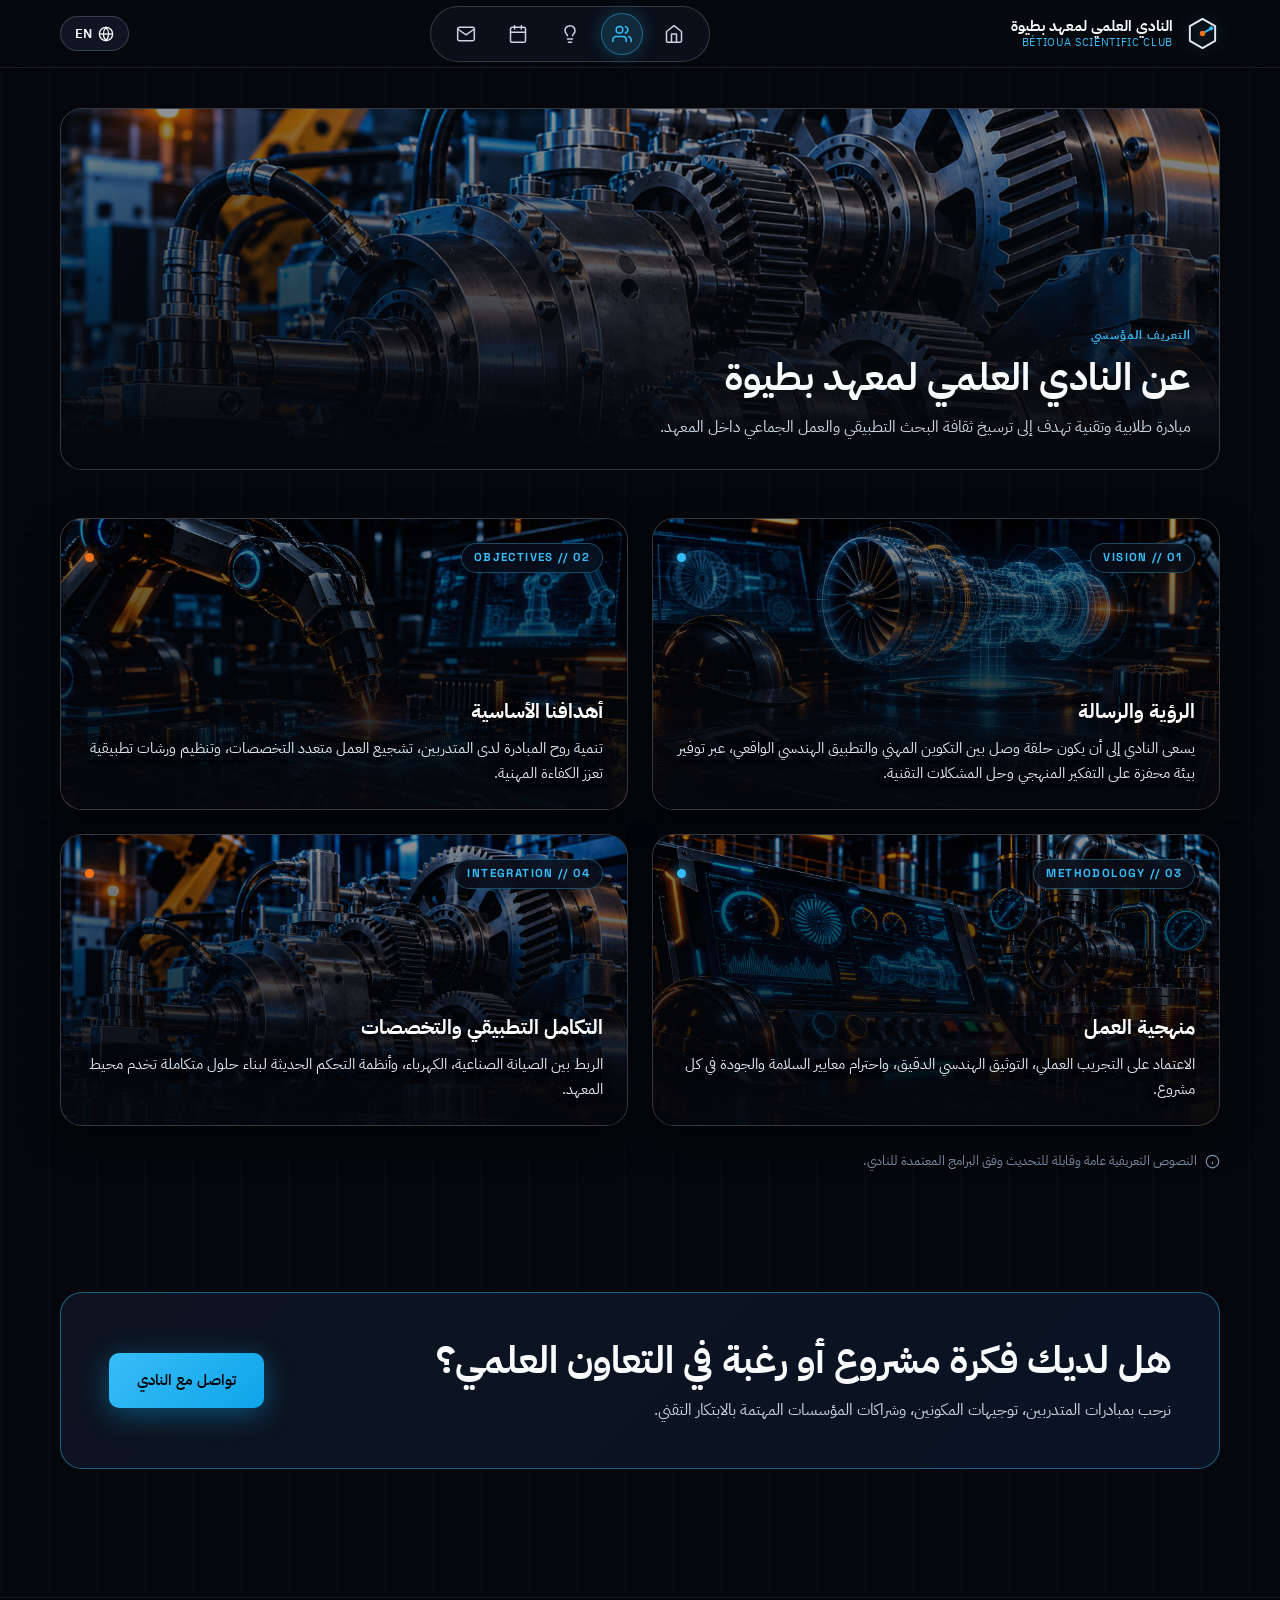
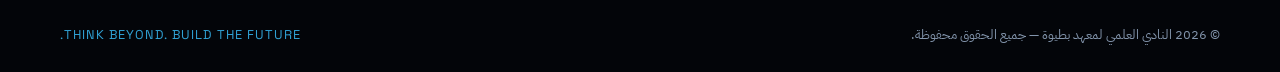
<file: about.html>
<!DOCTYPE html>
<html lang="ar" dir="rtl">
<head>
  <meta charset="UTF-8" />
  <meta name="viewport" content="width=device-width, initial-scale=1.0" />
  <meta name="theme-color" content="#05070c" />
  <title data-i18n="titleAbout">من نحن | النادي العلمي لمعهد بطيوة</title>
  <meta name="description" content="تعرّف على النادي العلمي لمعهد التكوين المهني ببطيوة: رسالته ورؤيته وقيمه." />
  <link rel="preconnect" href="https://fonts.googleapis.com" />
  <link rel="preconnect" href="https://fonts.gstatic.com" crossorigin />
  <link rel="stylesheet" href="https://fonts.googleapis.com/css2?family=IBM+Plex+Sans+Arabic:wght@400;500;600;700&family=Inter:wght@400;500;600;700&family=Space+Grotesk:wght@500;600;700&display=swap" />
  <link rel="stylesheet" href="style.css" />
  <script>document.documentElement.classList.add('js');</script>
</head>
<body data-page="about">

  <!-- TOP HEADER -->
  <header class="top-header">
    <div class="container header-inner">
      <a href="index.html" class="brand" aria-label="BÉTIOUA SCIENTIFIC CLUB">
        <svg class="brand-mark" viewBox="0 0 36 36" fill="none" xmlns="http://www.w3.org/2000/svg" aria-hidden="true">
          <path d="M18 3L31 10.5V25.5L18 33L5 25.5V10.5L18 3Z" stroke="#E2E8F0" stroke-width="2" stroke-linejoin="round"/>
          <path d="M18 18L26.5 13" stroke="#38BDF8" stroke-width="2" stroke-linecap="round"/>
          <circle cx="27" cy="12.7" r="2.2" fill="#38BDF8"/>
          <circle cx="18" cy="18" r="2.8" fill="#F97316"/>
        </svg>
        <div class="brand-text">
          <span class="brand-title" data-i18n="brandTitle">النادي العلمي لمعهد بطيوة</span>
          <span class="brand-sub" data-i18n="brandSub">BÉTIOUA SCIENTIFIC CLUB</span>
        </div>
      </a>

      <nav class="desktop-nav" aria-label="Main navigation">
        <a href="index.html" class="nav-icon-link" data-nav="index.html">
          <svg viewBox="0 0 24 24" fill="none" stroke="currentColor" stroke-linecap="round" stroke-linejoin="round"><path d="M3 9l9-7 9 7v11a2 2 0 0 1-2 2H5a2 2 0 0 1-2-2z"/><polyline points="9 22 9 12 15 12 15 22"/></svg>
          <span class="nav-tooltip" data-i18n="navHome">الرئيسية</span>
        </a>
        <a href="about.html" class="nav-icon-link active" data-nav="about.html" aria-current="page">
          <svg viewBox="0 0 24 24" fill="none" stroke="currentColor" stroke-linecap="round" stroke-linejoin="round"><path d="M17 21v-2a4 4 0 0 0-4-4H5a4 4 0 0 0-4 4v2"/><circle cx="9" cy="7" r="4"/><path d="M23 21v-2a4 4 0 0 0-3-3.87"/><path d="M16 3.13a4 4 0 0 1 0 7.75"/></svg>
          <span class="nav-tooltip" data-i18n="navAbout">من نحن</span>
        </a>
        <a href="innovators.html" class="nav-icon-link" data-nav="innovators.html">
          <svg viewBox="0 0 24 24" fill="none" stroke="currentColor" stroke-linecap="round" stroke-linejoin="round"><path d="M9 18h6"/><path d="M10 22h4"/><path d="M15.09 14c.18-.98.65-1.74 1.41-2.5A4.65 4.65 0 0 0 18 8 6 6 0 0 0 6 8c0 1 .23 2.23 1.5 3.5A4.61 4.61 0 0 1 8.91 14"/></svg>
          <span class="nav-tooltip" data-i18n="navInnovators">المبتكرون</span>
        </a>
        <a href="activities.html" class="nav-icon-link" data-nav="activities.html">
          <svg viewBox="0 0 24 24" fill="none" stroke="currentColor" stroke-linecap="round" stroke-linejoin="round"><rect x="3" y="4" width="18" height="18" rx="2" ry="2"/><line x1="16" y1="2" x2="16" y2="6"/><line x1="8" y1="2" x2="8" y2="6"/><line x1="3" y1="10" x2="21" y2="10"/></svg>
          <span class="nav-tooltip" data-i18n="navActivities">النشاطات</span>
        </a>
        <a href="contact.html" class="nav-icon-link" data-nav="contact.html">
          <svg viewBox="0 0 24 24" fill="none" stroke="currentColor" stroke-linecap="round" stroke-linejoin="round"><path d="M4 4h16c1.1 0 2 .9 2 2v12c0 1.1-.9 2-2 2H4c-1.1 0-2-.9-2-2V6c0-1.1.9-2 2-2z"/><polyline points="22,6 12,13 2,6"/></svg>
          <span class="nav-tooltip" data-i18n="navContact">تواصل معنا</span>
        </a>
      </nav>

      <button id="langToggleBtn" class="lang-btn" type="button" aria-label="Switch Language">
        <svg width="16" height="16" viewBox="0 0 24 24" fill="none" stroke="currentColor" stroke-width="2"><circle cx="12" cy="12" r="10"/><line x1="2" y1="12" x2="22" y2="12"/><path d="M12 2a15.3 15.3 0 0 1 4 10 15.3 15.3 0 0 1-4 10 15.3 15.3 0 0 1-4-10 15.3 15.3 0 0 1 4-10z"/></svg>
        <span data-i18n="langToggle">EN</span>
      </button>
    </div>
  </header>

  <main>
    <!-- TOP INSTITUTIONAL BANNER -->
    <section class="section page-top">
      <div class="container">
        <div class="page-banner">
          <img class="page-banner-img" src="file_0000000076088243ad6fe092f9a4b17d.png" alt="تروس وأنظمة هيدروليكية صناعية" />
          <div class="page-banner-overlay">
            <span class="section-kicker" data-i18n="aboutKicker">التعريف المؤسسي</span>
            <h1 class="section-title" data-i18n="aboutTitle">نادٍ علمي يربط المعرفة بالتطبيق</h1>
            <p class="section-subtitle" data-i18n="aboutSubtitle">النادي العلمي لمعهد التكوين المهني ببطيوة فضاء مؤسسي مفتوح للمتدربين والمكونين للتجريب وتبادل الخبرات وتحويل الأفكار إلى نماذج تطبيقية.</p>
          </div>
        </div>
      </div>
    </section>

    <!-- 4 VISUAL PILLAR CARDS WITH TEXT OVERLAY -->
    <section class="section reveal" style="padding-top: 24px;">
      <div class="container">
        <div class="about-visual-grid">

          <!-- Visual Card 01: Vision & Mission -->
          <article class="visual-pillar-card">
            <img src="file_00000000dd0c82439a9fa5e2974bc55c.png" alt="الرؤية والرسالة" />
            <div class="visual-pillar-overlay">
              <div class="pillar-top-row">
                <span class="pillar-tag">VISION // 01</span>
                <span class="pillar-dot cyan"></span>
              </div>
              <div class="pillar-text-box">
                <h3 data-i18n="aboutVisionTitle">الرؤية والرسالة</h3>
                <p data-i18n="aboutVisionDesc">يسعى النادي إلى أن يكون حلقة وصل بين التكوين المهني والتطبيق الهندسي الواقعي، عبر توفير بيئة محفزة على التفكير المنهجي وحل المشكلات التقنية.</p>
              </div>
            </div>
          </article>

          <!-- Visual Card 02: Core Objectives -->
          <article class="visual-pillar-card">
            <img src="file_00000000c3d08246a7294247a084e197.png" alt="أهدافنا الأساسية" />
            <div class="visual-pillar-overlay">
              <div class="pillar-top-row">
                <span class="pillar-tag">OBJECTIVES // 02</span>
                <span class="pillar-dot amber"></span>
              </div>
              <div class="pillar-text-box">
                <h3 data-i18n="aboutMissionTitle">أهدافنا الأساسية</h3>
                <p data-i18n="aboutMissionDesc">تنمية روح المبادرة لدى المتدربين، تشجيع العمل متعدد التخصصات، وتنظيم ورشات تطبيقية تعزز الكفاءة المهنية.</p>
              </div>
            </div>
          </article>

          <!-- Visual Card 03: Methodology & Precision -->
          <article class="visual-pillar-card">
            <img src="file_00000000104882109b49fc5faa045bfb.png" alt="منهجية العمل" />
            <div class="visual-pillar-overlay">
              <div class="pillar-top-row">
                <span class="pillar-tag">METHODOLOGY // 03</span>
                <span class="pillar-dot cyan"></span>
              </div>
              <div class="pillar-text-box">
                <h3 data-i18n="aboutValuesTitle">منهجية العمل والاختبار</h3>
                <p data-i18n="aboutValuesDesc">الاعتماد على التجريب العملي، التوثيق الهندسي الدقيق، واحترام معايير السلامة والجودة في كل مشروع.</p>
              </div>
            </div>
          </article>

          <!-- Visual Card 04: Multidisciplinary Integration -->
          <article class="visual-pillar-card">
            <img src="file_0000000076088243ad6fe092f9a4b17d.png" alt="التكامل التطبيقي" />
            <div class="visual-pillar-overlay">
              <div class="pillar-top-row">
                <span class="pillar-tag">INTEGRATION // 04</span>
                <span class="pillar-dot amber"></span>
              </div>
              <div class="pillar-text-box">
                <h3 data-i18n="aboutIntegrationTitle">التكامل التطبيقي والتخصصات</h3>
                <p data-i18n="aboutIntegrationDesc">الربط بين الصيانة الصناعية، الكهرباء، وأنظمة التحكم الحديثة لبناء حلول متكاملة تخدم محيط المعهد.</p>
              </div>
            </div>
          </article>

        </div>

        <p class="disclaimer-note">
          <svg width="15" height="15" viewBox="0 0 24 24" fill="none" stroke="currentColor" stroke-width="2"><circle cx="12" cy="12" r="10"/><line x1="12" y1="16" x2="12" y2="12"/><line x1="12" y1="8" x2="12.01" y2="8"/></svg>
          <span data-i18n="aboutDisclaimer">النصوص التعريفية عامة وقابلة للتحديث وفق البرامج المعتمدة للنادي.</span>
        </p>
      </div>
    </section>

    <!-- CALL TO ACTION -->
    <section class="section reveal" style="padding-top: 24px;">
      <div class="container">
        <div class="cta-box">
          <div>
            <h2 class="section-title" data-i18n="ctaTitle">هل لديك فكرة مشروع أو رغبة في التعاون العلمي؟</h2>
            <p class="section-subtitle" data-i18n="ctaDesc">نرحب بمبادرات المتدربين، توجيهات المكونين، وشراكات المؤسسات المهتمة بالابتكار التقني.</p>
          </div>
          <a href="contact.html" class="btn btn-primary"><span data-i18n="ctaBtn">تواصل مع النادي</span></a>
        </div>
      </div>
    </section>
  </main>

  <!-- SLIM INNER PAGE FOOTER -->
  <footer class="slim-footer">
    <div class="container slim-footer-inner">
      <span data-i18n="footerCopyright">© 2026 النادي العلمي لمعهد بطيوة — جميع الحقوق محفوظة.</span>
      <span class="slim-motto">THINK BEYOND. BUILD THE FUTURE.</span>
    </div>
  </footer>

  <!-- MOBILE DOCK -->
  <nav class="mobile-dock" aria-label="Mobile navigation">
    <a href="index.html" class="dock-item" data-nav="index.html">
      <svg viewBox="0 0 24 24" fill="none" stroke="currentColor" stroke-linecap="round" stroke-linejoin="round"><path d="M3 9l9-7 9 7v11a2 2 0 0 1-2 2H5a2 2 0 0 1-2-2z"/><polyline points="9 22 9 12 15 12 15 22"/></svg>
      <span data-i18n="navHome">الرئيسية</span>
    </a>
    <a href="about.html" class="dock-item active" data-nav="about.html" aria-current="page">
      <svg viewBox="0 0 24 24" fill="none" stroke="currentColor" stroke-linecap="round" stroke-linejoin="round"><path d="M17 21v-2a4 4 0 0 0-4-4H5a4 4 0 0 0-4 4v2"/><circle cx="9" cy="7" r="4"/><path d="M23 21v-2a4 4 0 0 0-3-3.87"/><path d="M16 3.13a4 4 0 0 1 0 7.75"/></svg>
      <span data-i18n="navAbout">من نحن</span>
    </a>
    <a href="innovators.html" class="dock-item" data-nav="innovators.html">
      <svg viewBox="0 0 24 24" fill="none" stroke="currentColor" stroke-linecap="round" stroke-linejoin="round"><path d="M9 18h6"/><path d="M10 22h4"/><path d="M15.09 14c.18-.98.65-1.74 1.41-2.5A4.65 4.65 0 0 0 18 8 6 6 0 0 0 6 8c0 1 .23 2.23 1.5 3.5A4.61 4.61 0 0 1 8.91 14"/></svg>
      <span data-i18n="navInnovators">المبتكرون</span>
    </a>
    <a href="activities.html" class="dock-item" data-nav="activities.html">
      <svg viewBox="0 0 24 24" fill="none" stroke="currentColor" stroke-linecap="round" stroke-linejoin="round"><rect x="3" y="4" width="18" height="18" rx="2" ry="2"/><line x1="16" y1="2" x2="16" y2="6"/><line x1="8" y1="2" x2="8" y2="6"/><line x1="3" y1="10" x2="21" y2="10"/></svg>
      <span data-i18n="navActivities">النشاطات</span>
    </a>
    <a href="contact.html" class="dock-item" data-nav="contact.html">
      <svg viewBox="0 0 24 24" fill="none" stroke="currentColor" stroke-linecap="round" stroke-linejoin="round"><path d="M4 4h16c1.1 0 2 .9 2 2v12c0 1.1-.9 2-2 2H4c-1.1 0-2-.9-2-2V6c0-1.1.9-2 2-2z"/><polyline points="22,6 12,13 2,6"/></svg>
      <span data-i18n="navContact">تواصل معنا</span>
    </a>
  </nav>

  <script src="app.js"></script>
</body>
</html>
</file>
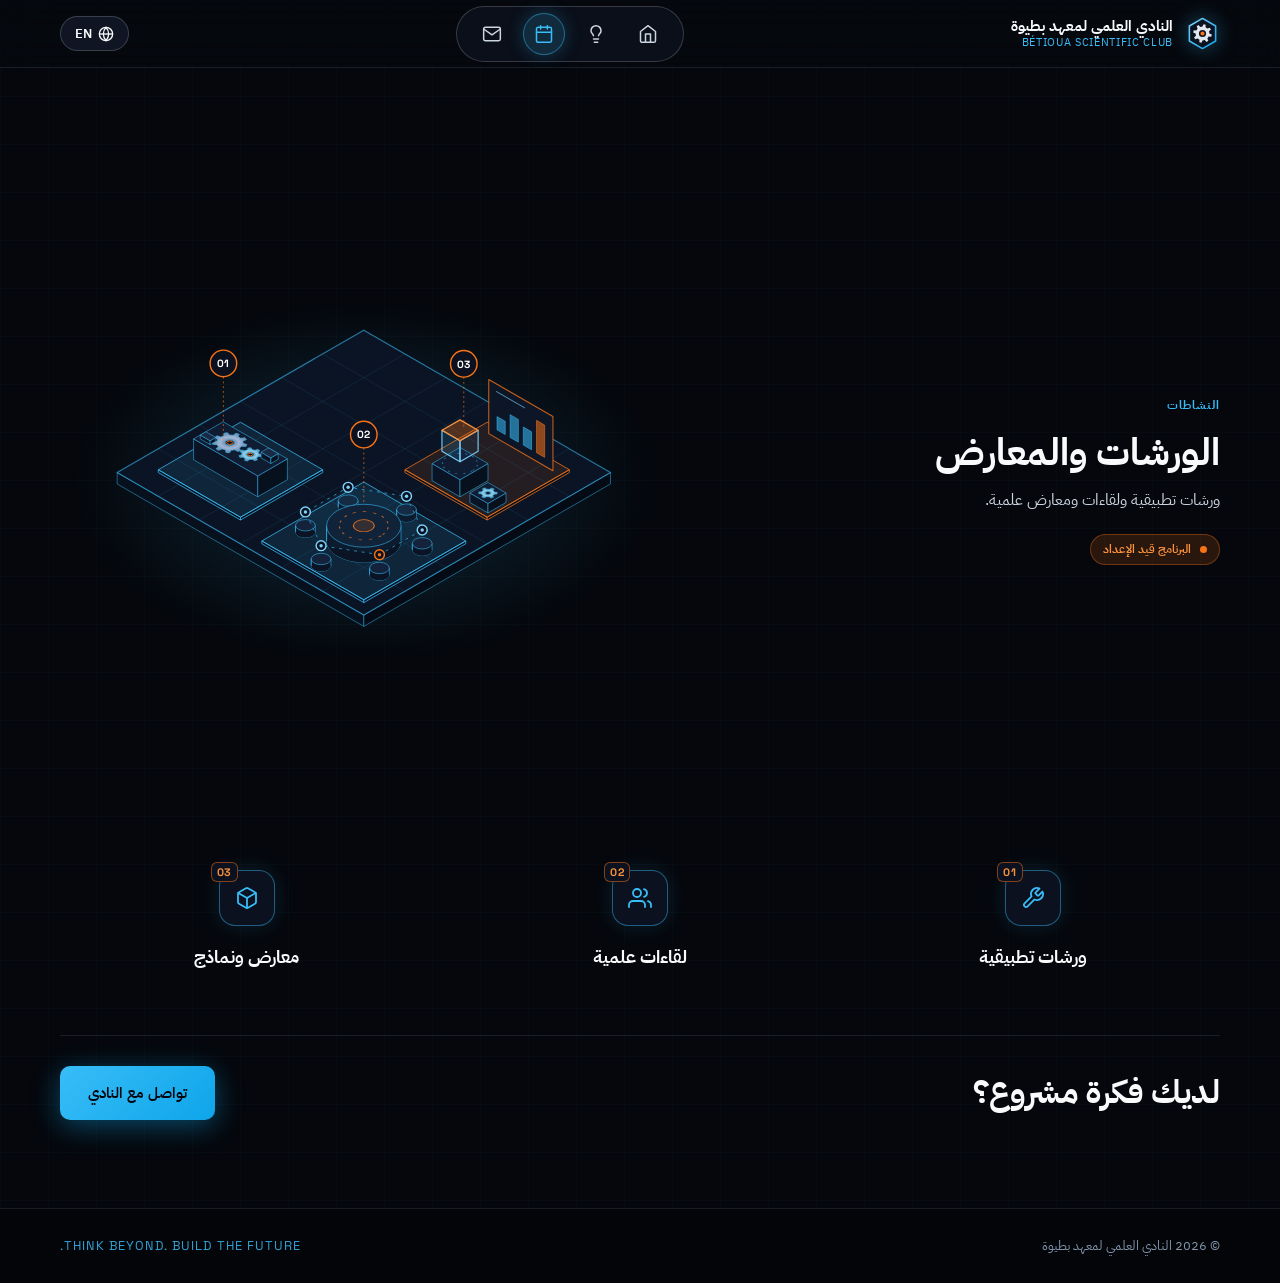
<file: activities.html>
<!DOCTYPE html>
<html lang="ar" dir="rtl">
<head>
  <meta charset="UTF-8" />
  <meta name="viewport" content="width=device-width, initial-scale=1.0" />
  <meta name="theme-color" content="#05070c" />
  <title data-i18n="titleActivities">النشاطات | النادي العلمي لمعهد بطيوة</title>
  <meta name="description" content="الورشات التطبيقية واللقاءات والمعارض العلمية للنادي — البرنامج قيد الإعداد." data-i18n-content="descActivities" />

  <meta property="og:type" content="website" />
  <meta property="og:site_name" content="BÉTIOUA SCIENTIFIC CLUB" />
  <meta property="og:title" content="النشاطات | النادي العلمي لمعهد بطيوة" data-i18n-content="titleActivities" />
  <meta property="og:description" content="الورشات التطبيقية واللقاءات والمعارض العلمية للنادي — البرنامج قيد الإعداد." data-i18n-content="descActivities" />
  <meta property="og:image" content="https://betioua-scientific-club.vercel.app/file_000000001e008243a422471eb02cacec.png" />
  <meta property="og:url" content="https://betioua-scientific-club.vercel.app/activities.html" />

  <link rel="preconnect" href="https://fonts.googleapis.com" />
  <link rel="preconnect" href="https://fonts.gstatic.com" crossorigin />
  <link rel="stylesheet" href="https://fonts.googleapis.com/css2?family=IBM+Plex+Sans+Arabic:wght@400;500;600;700&family=Inter:wght@400;500;600;700&family=Space+Grotesk:wght@500;600;700&display=swap" />
  <link rel="stylesheet" href="style.css" />
  <script>document.documentElement.classList.add('js');try{if(localStorage.getItem('bsc-lang')==='en'){document.documentElement.lang='en';document.documentElement.dir='ltr';}}catch(e){}</script>
  <style>
    /* Activities: isometric hall model (SVG + CSS only), no frames, no heavy images */
    .ac-hero{padding-top:56px;padding-bottom:8px}
    .ac-grid-hero{display:grid;gap:0;align-items:center}
    .ac-copy .section-title{margin:6px 0 10px}
    .ac-copy .section-subtitle{max-width:40ch;margin-bottom:20px}
    .ac-pill{gap:9px}
    .ac-dot{width:7px;height:7px;border-radius:50%;background:var(--accent-amber);box-shadow:0 0 0 0 rgba(249,115,22,.6);animation:acPing 2s ease-out infinite}
    @keyframes acPing{to{box-shadow:0 0 0 9px rgba(249,115,22,0)}}
    .ac-stage{--mx:0;--my:0;order:-1;position:relative;touch-action:pan-y}
    .ac-plate{width:min(100%,620px);margin:0 auto;aspect-ratio:640/440;
      transform:perspective(1200px) rotateX(calc(var(--my)*-4deg)) rotateY(calc(var(--mx)*6deg))}
    .ac-svg{width:100%;height:100%;display:block;overflow:visible}
    .sc-spin{animation:scSpin 12s linear infinite}
    .sc-spin.rev{animation-direction:reverse}
    @keyframes scSpin{to{transform:rotate(360deg)}}
    .sc-bob{animation:scBob 4s ease-in-out infinite}
    @keyframes scBob{50%{transform:translateY(-7px)}}
    .sc-link{animation:scDash 3s linear infinite}
    @keyframes scDash{to{stroke-dashoffset:-32}}
    .zone{transition:filter .35s ease}
    .zone .pad polygon{transition:fill .35s,stroke-opacity .35s}
    .zone.on{filter:drop-shadow(0 0 12px rgba(249,115,22,.55))}
    .zone.on .sc-badge circle{fill:#f97316}
    .ac-stage.paused *{animation-play-state:paused!important}
    @media(min-width:900px){
      .ac-hero{padding-top:84px;min-height:calc(100vh - 140px);display:flex;align-items:center}
      .ac-hero .container{width:100%}
      .ac-grid-hero{grid-template-columns:1fr 1.15fr;gap:24px}
      .ac-stage{order:0}.ac-plate{width:min(100%,680px)}
    }
    .sec-tight{padding:36px 0 56px}
    .ac-list{list-style:none;display:grid;gap:22px}
    .ac-item{display:flex;align-items:center;gap:18px;cursor:default}
    .ac-box{position:relative;flex:none;width:56px;height:56px;border-radius:16px;display:grid;place-items:center;background:#0b111e;border:1px solid var(--border-accent);color:var(--accent-cyan);box-shadow:0 0 22px rgba(56,189,248,.14);transition:var(--transition-smooth)}
    .ac-box em{position:absolute;top:-9px;inset-inline-end:-9px;min-width:24px;height:20px;padding:0 5px;border-radius:6px;display:grid;place-items:center;font:700 .68rem 'Space Grotesk',monospace;font-style:normal;letter-spacing:.06em;color:#fb923c;background:#0b111e;border:1px solid rgba(249,115,22,.5)}
    .ac-item h3{font-size:1.12rem;font-weight:700}
    .ac-item:hover .ac-box,.ac-item.on .ac-box{border-color:var(--accent-amber);color:#fb923c;transform:translateY(-3px)}
    @media(min-width:768px){
      .ac-list{grid-template-columns:repeat(3,1fr);gap:20px}
      .ac-item{flex-direction:column;text-align:center;gap:16px;padding:6px 0}
    }
    .cta-line{margin-top:56px;padding-top:30px;border-top:1px solid var(--border-subtle);display:flex;flex-wrap:wrap;align-items:center;justify-content:space-between;gap:20px}
    .cta-title{font-size:clamp(1.4rem,3vw,2rem);font-weight:700;line-height:1.3}
    .js .rvx{opacity:0;transform:translateY(18px);transition:opacity .7s ease,transform .7s ease}
    .js .rvx.in-view{opacity:1;transform:none}
    @media(prefers-reduced-motion:reduce){.js .rvx{opacity:1;transform:none;transition:none}.ac-svg *{animation:none!important}.ac-dot{animation:none}}
  </style>
</head>
<body data-page="activities">
  <header class="top-header">
    <div class="container header-inner">
      <a href="index.html" class="brand" aria-label="BÉTIOUA SCIENTIFIC CLUB">
        <svg class="brand-mark" viewBox="0 0 36 36" fill="none" xmlns="http://www.w3.org/2000/svg" aria-hidden="true"><defs><linearGradient id="bmG" x1="4" y1="3" x2="32" y2="33" gradientUnits="userSpaceOnUse"><stop stop-color="#7DD3FC"/><stop offset="1" stop-color="#0EA5E9"/></linearGradient></defs><path d="M18 2.5L31.5 10.25V25.75L18 33.5L4.5 25.75V10.25L18 2.5Z" fill="#0B1220" stroke="url(#bmG)" stroke-width="1.6" stroke-linejoin="round"/><path d="M25.1 18L27.54 19.05L27.03 21.25L24.38 21.12L23.02 23.02L24 25.49L22.09 26.69L20.3 24.72L18 25.1L16.95 27.54L14.75 27.03L14.88 24.38L12.98 23.02L10.51 24L9.31 22.09L11.28 20.3L10.9 18L8.46 16.95L8.97 14.75L11.62 14.88L12.98 12.98L12 10.51L13.91 9.31L15.7 11.28L18 10.9L19.05 8.46L21.25 8.97L21.12 11.62L23.02 12.98L25.49 12L26.69 13.91L24.72 15.7ZM21.7 18A3.7 3.7 0 1 0 14.3 18A3.7 3.7 0 1 0 21.7 18Z" fill="#E2E8F0" fill-rule="evenodd"/><circle cx="18" cy="18" r="2.1" fill="#F97316"/></svg>
        <div class="brand-text">
          <span class="brand-title" data-i18n="brandTitle">النادي العلمي لمعهد بطيوة</span>
          <span class="brand-sub" data-i18n="brandSub">BÉTIOUA SCIENTIFIC CLUB</span>
        </div>
      </a>

      <nav class="desktop-nav" aria-label="Main navigation">
        <a href="index.html" class="nav-icon-link">
          <svg viewBox="0 0 24 24" fill="none" stroke="currentColor" stroke-linecap="round" stroke-linejoin="round" aria-hidden="true"><path d="M3 9l9-7 9 7v11a2 2 0 0 1-2 2H5a2 2 0 0 1-2-2z"/><polyline points="9 22 9 12 15 12 15 22"/></svg>
          <span class="nav-tooltip" data-i18n="navHome">الرئيسية</span>
        </a>
        <a href="innovators.html" class="nav-icon-link">
          <svg viewBox="0 0 24 24" fill="none" stroke="currentColor" stroke-linecap="round" stroke-linejoin="round" aria-hidden="true"><path d="M9 18h6"/><path d="M10 22h4"/><path d="M15.09 14c.18-.98.65-1.74 1.41-2.5A4.65 4.65 0 0 0 18 8 6 6 0 0 0 6 8c0 1 .23 2.23 1.5 3.5A4.61 4.61 0 0 1 8.91 14"/></svg>
          <span class="nav-tooltip" data-i18n="navInnovators">المبتكرون</span>
        </a>
        <a href="activities.html" class="nav-icon-link active" aria-current="page">
          <svg viewBox="0 0 24 24" fill="none" stroke="currentColor" stroke-linecap="round" stroke-linejoin="round" aria-hidden="true"><rect x="3" y="4" width="18" height="18" rx="2" ry="2"/><line x1="16" y1="2" x2="16" y2="6"/><line x1="8" y1="2" x2="8" y2="6"/><line x1="3" y1="10" x2="21" y2="10"/></svg>
          <span class="nav-tooltip" data-i18n="navActivities">النشاطات</span>
        </a>
        <a href="contact.html" class="nav-icon-link">
          <svg viewBox="0 0 24 24" fill="none" stroke="currentColor" stroke-linecap="round" stroke-linejoin="round" aria-hidden="true"><path d="M4 4h16c1.1 0 2 .9 2 2v12c0 1.1-.9 2-2 2H4c-1.1 0-2-.9-2-2V6c0-1.1.9-2 2-2z"/><polyline points="22,6 12,13 2,6"/></svg>
          <span class="nav-tooltip" data-i18n="navContact">تواصل معنا</span>
        </a>
      </nav>

      <button id="langToggleBtn" class="lang-btn" type="button" aria-label="Switch to English">
        <svg width="16" height="16" viewBox="0 0 24 24" fill="none" stroke="currentColor" stroke-width="2" aria-hidden="true"><circle cx="12" cy="12" r="10"/><line x1="2" y1="12" x2="22" y2="12"/><path d="M12 2a15.3 15.3 0 0 1 4 10 15.3 15.3 0 0 1-4 10 15.3 15.3 0 0 1-4-10 15.3 15.3 0 0 1 4-10z"/></svg>
        <span data-i18n="langToggle">EN</span>
      </button>
    </div>
  </header>

  <main>
    <section class="section page-top ac-hero">
      <div class="container ac-grid-hero">
        <div class="ac-copy">
          <span class="section-kicker" data-i18n="actKicker">النشاطات</span>
          <h1 class="section-title" data-i18n="actTitle">الورشات والمعارض</h1>
          <p class="section-subtitle" data-i18n="actLead">ورشات تطبيقية ولقاءات ومعارض علمية.</p>
          <span class="status-pill ac-pill"><i class="ac-dot"></i><span data-i18n="actBadge">البرنامج قيد الإعداد</span></span>
        </div>
        <div class="ac-stage" id="acStage" aria-hidden="true"><div class="ac-plate"><svg class="ac-svg" viewBox="0 0 640 440" fill="none" aria-hidden="true"><defs><radialGradient id="scM" cx="50%" cy="50%" r="50%"><stop offset="0" stop-color="#4e6a8c"/><stop offset=".55" stop-color="#9fb8d8"/><stop offset="1" stop-color="#6b86a8"/></radialGradient><radialGradient id="scM2" cx="50%" cy="50%" r="50%"><stop offset="0" stop-color="#3f7896"/><stop offset=".55" stop-color="#8fd0ea"/><stop offset="1" stop-color="#4f8fb0"/></radialGradient><radialGradient id="scGlow"><stop offset="0" stop-color="#38bdf8" stop-opacity=".2"/><stop offset="1" stop-color="#38bdf8" stop-opacity="0"/></radialGradient></defs><ellipse cx="320" cy="215" rx="310" ry="190" fill="url(#scGlow)"/><polygon points="60.2,206 320,356 320,368 60.2,218" fill="#07101d" stroke="#38bdf8" stroke-opacity="0.5" stroke-width="1" stroke-linejoin="round"/><polygon points="579.8,206 320,356 320,368 579.8,218" fill="#050b15" stroke="#38bdf8" stroke-opacity="0.5" stroke-width="1" stroke-linejoin="round"/><polygon points="320,56 579.8,206 320,356 60.2,206" fill="#0b1424" stroke="#38bdf8" stroke-opacity="0.6" stroke-width="1.2" stroke-linejoin="round"/><line x1="363.3" y1="81" x2="103.5" y2="231" stroke="#38bdf8" stroke-opacity=".1"/><line x1="276.7" y1="81" x2="536.5" y2="231" stroke="#38bdf8" stroke-opacity=".1"/><line x1="406.6" y1="106" x2="146.8" y2="256" stroke="#38bdf8" stroke-opacity=".1"/><line x1="233.4" y1="106" x2="493.2" y2="256" stroke="#38bdf8" stroke-opacity=".1"/><line x1="449.9" y1="131" x2="190.1" y2="281" stroke="#38bdf8" stroke-opacity=".1"/><line x1="190.1" y1="131" x2="449.9" y2="281" stroke="#38bdf8" stroke-opacity=".1"/><line x1="493.2" y1="156" x2="233.4" y2="306" stroke="#38bdf8" stroke-opacity=".1"/><line x1="146.8" y1="156" x2="406.6" y2="306" stroke="#38bdf8" stroke-opacity=".1"/><line x1="536.5" y1="181" x2="276.7" y2="331" stroke="#38bdf8" stroke-opacity=".1"/><line x1="103.5" y1="181" x2="363.3" y2="331" stroke="#38bdf8" stroke-opacity=".1"/><g class="zone" data-z="0"><g class="pad "><polygon points="103.5,206 190.1,256 190.1,253 103.5,203" fill="#0a1424" stroke="rgb(56,189,248)" stroke-opacity="0.8" stroke-width="1" stroke-linejoin="round"/><polygon points="276.7,206 190.1,256 190.1,253 276.7,203" fill="#07101d" stroke="rgb(56,189,248)" stroke-opacity="0.8" stroke-width="1" stroke-linejoin="round"/><polygon points="190.1,153 276.7,203 190.1,253 103.5,203" fill="rgba(56,189,248,.10)" stroke="rgb(56,189,248)" stroke-opacity="0.8" stroke-width="1" stroke-linejoin="round"/></g><polygon points="140.7,192.5 208.3,231.5 208.3,209.5 140.7,170.5" fill="#0a1424" stroke="#38bdf8" stroke-opacity="0.55" stroke-width="1" stroke-linejoin="round"/><polygon points="239.5,213.5 208.3,231.5 208.3,209.5 239.5,191.5" fill="#07101d" stroke="#38bdf8" stroke-opacity="0.55" stroke-width="1" stroke-linejoin="round"/><polygon points="171.9,152.5 239.5,191.5 208.3,209.5 140.7,170.5" fill="#101c31" stroke="#38bdf8" stroke-opacity="0.55" stroke-width="1" stroke-linejoin="round"/><g transform="matrix(0.866 .5 -0.866 .5 320 31)"><g class="sc-spin" style="transform-origin:62px 225px;animation-duration:12s"><path d="M73.5 225L76.9 226.5L76.3 229.5L72.6 229.5L70.8 232.4L72.5 235.7L70 237.7L67.2 235.3L64 236.3L63.2 240L60 239.9L59.4 236.2L56.2 235L53.3 237.2L50.9 235.1L52.8 231.9L51.2 228.9L47.5 228.7L47 225.6L50.5 224.4L51.2 221.1L48.5 218.5L50.1 215.8L53.6 217.1L56.2 215L55.8 211.3L58.8 210.3L60.6 213.6L64 213.7L66 210.6L68.9 211.7L68.3 215.4L70.8 217.6L74.4 216.5L75.9 219.3L73 221.7ZM66 225A4 4 0 1 0 58 225A4 4 0 1 0 66 225Z" fill="url(#scM)" fill-rule="evenodd" stroke="#38bdf8" stroke-opacity=".7" stroke-width=".8"/></g><g class="sc-spin rev" style="transform-origin:87px 225px;animation-duration:9.3s"><path d="M94.5 225L96.9 226.3L96.2 228.8L93.5 228.7L91.7 230.9L92.2 233.5L89.7 234.6L88.1 232.4L85.3 232.3L83.6 234.4L81.2 233.1L81.9 230.5L80.2 228.3L77.5 228.2L77 225.5L79.5 224.5L80.2 221.7L78.6 219.6L80.4 217.5L82.8 218.8L85.3 217.7L86 215L88.7 215.1L89.2 217.8L91.7 219.1L94.2 218L95.8 220.2L94 222.2ZM90 225A3 3 0 1 0 84 225A3 3 0 1 0 90 225Z" fill="url(#scM2)" fill-rule="evenodd" stroke="#38bdf8" stroke-opacity=".7" stroke-width=".8"/></g><circle cx="62" cy="225" r="2.6" fill="#0b111e" stroke="#f97316" stroke-width=".9"/><circle cx="87" cy="225" r="2" fill="#0b111e" stroke="#f97316" stroke-width=".9"/></g><polygon points="211.8,190.5 222.1,196.5 222.1,190.5 211.8,184.5" fill="#0a1424" stroke="#38bdf8" stroke-opacity="0.55" stroke-width="1" stroke-linejoin="round"/><polygon points="229.9,192 222.1,196.5 222.1,190.5 229.9,186" fill="#07101d" stroke="#38bdf8" stroke-opacity="0.55" stroke-width="1" stroke-linejoin="round"/><polygon points="219.5,180 229.9,186 222.1,190.5 211.8,184.5" fill="#1a2a44" stroke="#38bdf8" stroke-opacity="0.55" stroke-width="1" stroke-linejoin="round"/><polygon points="147.7,170.5 158.1,176.5 158.1,172.5 147.7,166.5" fill="#0a1424" stroke="#38bdf8" stroke-opacity="0.55" stroke-width="1" stroke-linejoin="round"/><polygon points="164.1,173 158.1,176.5 158.1,172.5 164.1,169" fill="#07101d" stroke="#38bdf8" stroke-opacity="0.55" stroke-width="1" stroke-linejoin="round"/><polygon points="153.7,163 164.1,169 158.1,172.5 147.7,166.5" fill="#1a2a44" stroke="#38bdf8" stroke-opacity="0.55" stroke-width="1" stroke-linejoin="round"/><line x1="172.1" y1="105" x2="172.1" y2="171" stroke="#f97316" stroke-opacity=".7" stroke-dasharray="2 3"/><g class="sc-badge"><circle cx="172.1" cy="91" r="14" fill="#0b111e" stroke="#f97316" stroke-width="1.5"/><text x="172.1" y="95" text-anchor="middle" font-family="Space Grotesk,monospace" font-size="11" font-weight="700" fill="#fff">01</text></g></g><g class="zone" data-z="2"><g class="pad a"><polygon points="363.3,206 449.9,256 449.9,253 363.3,203" fill="#0a1424" stroke="rgb(249,115,22)" stroke-opacity="0.8" stroke-width="1" stroke-linejoin="round"/><polygon points="536.5,206 449.9,256 449.9,253 536.5,203" fill="#07101d" stroke="rgb(249,115,22)" stroke-opacity="0.8" stroke-width="1" stroke-linejoin="round"/><polygon points="449.9,153 536.5,203 449.9,253 363.3,203" fill="rgba(249,115,22,.10)" stroke="rgb(249,115,22)" stroke-opacity="0.8" stroke-width="1" stroke-linejoin="round"/></g><polygon points="451.6,165 519.2,204 519.2,147 451.6,108" fill="#0c1627" stroke="#f97316" stroke-opacity="0.8" stroke-width="1.1" stroke-linejoin="round"/><polygon points="460.3,161 469,166 469,152 460.3,147" fill="#38bdf8" stroke="#38bdf8" stroke-opacity="0.9" stroke-width="0.6" stroke-linejoin="round" fill-opacity=".55"/><polygon points="474.1,169 482.8,174 482.8,150 474.1,145" fill="#38bdf8" stroke="#38bdf8" stroke-opacity="0.9" stroke-width="0.6" stroke-linejoin="round" fill-opacity=".55"/><polygon points="488,177 496.7,182 496.7,163 488,158" fill="#38bdf8" stroke="#38bdf8" stroke-opacity="0.9" stroke-width="0.6" stroke-linejoin="round" fill-opacity=".55"/><polygon points="501.9,185 510.5,190 510.5,156 501.9,151" fill="#f97316" stroke="#f97316" stroke-opacity="0.9" stroke-width="0.6" stroke-linejoin="round" fill-opacity=".55"/><polyline points="459.4,120.5 489.7,138" fill="none" stroke="#7dd3fc" stroke-opacity="0.7" stroke-width="1" stroke-linejoin="round"/><polygon points="391.9,214.5 421.3,231.5 421.3,213.5 391.9,196.5" fill="#0a1424" stroke="#38bdf8" stroke-opacity="0.55" stroke-width="1" stroke-linejoin="round"/><polygon points="450.8,214.5 421.3,231.5 421.3,213.5 450.8,196.5" fill="#07101d" stroke="#38bdf8" stroke-opacity="0.55" stroke-width="1" stroke-linejoin="round"/><polygon points="421.3,179.5 450.8,196.5 421.3,213.5 391.9,196.5" fill="#101c31" stroke="#38bdf8" stroke-opacity="0.55" stroke-width="1" stroke-linejoin="round"/><polygon points="431.7,237.5 450.8,248.5 450.8,238.5 431.7,227.5" fill="#0a1424" stroke="#38bdf8" stroke-opacity="0.55" stroke-width="1" stroke-linejoin="round"/><polygon points="469.8,237.5 450.8,248.5 450.8,238.5 469.8,227.5" fill="#07101d" stroke="#38bdf8" stroke-opacity="0.55" stroke-width="1" stroke-linejoin="round"/><polygon points="450.8,216.5 469.8,227.5 450.8,238.5 431.7,227.5" fill="#101c31" stroke="#38bdf8" stroke-opacity="0.55" stroke-width="1" stroke-linejoin="round"/><g transform="matrix(0.866 .5 -0.866 .5 320 35)"><circle class="sc-spin" cx="220" cy="103" r="15" stroke="#38bdf8" stroke-opacity=".6" stroke-dasharray="2 5" style="transform-origin:220px 103px;animation-duration:14s"/></g><g class="sc-bob"><polygon points="402.3,183.5 421.3,194.5 421.3,172.5 402.3,161.5" fill="rgba(56,189,248,.14)" stroke="#7dd3fc" stroke-opacity="0.95" stroke-width="1.2" stroke-linejoin="round"/><polygon points="440.4,183.5 421.3,194.5 421.3,172.5 440.4,161.5" fill="rgba(56,189,248,.06)" stroke="#7dd3fc" stroke-opacity="0.95" stroke-width="1.2" stroke-linejoin="round"/><polygon points="421.3,150.5 440.4,161.5 421.3,172.5 402.3,161.5" fill="rgba(249,115,22,.30)" stroke="#fb923c" stroke-opacity="1" stroke-width="1.3" stroke-linejoin="round"/></g><g transform="matrix(0.866 .5 -0.866 .5 320 43)"><g class="sc-spin" style="transform-origin:260px 109px;animation-duration:6s"><path d="M265.8 109L267.9 110.2L267.2 112.6L264.8 112.3L262.9 114L262.9 116.4L260.5 117L259.5 114.8L257.1 114L255 115.3L253.3 113.4L254.8 111.5L254.2 109L252.1 107.8L252.8 105.4L255.2 105.7L257.1 104L257.1 101.6L259.5 101L260.5 103.2L262.9 104L265 102.7L266.7 104.6L265.2 106.5ZM262.2 109A2.2 2.2 0 1 0 257.8 109A2.2 2.2 0 1 0 262.2 109Z" fill="url(#scM2)" fill-rule="evenodd" stroke="#38bdf8" stroke-opacity=".7" stroke-width=".7"/></g></g><line x1="425.3" y1="105.5" x2="425.3" y2="159.5" stroke="#f97316" stroke-opacity=".7" stroke-dasharray="2 3"/><g class="sc-badge"><circle cx="425.3" cy="91.5" r="14" fill="#0b111e" stroke="#f97316" stroke-width="1.5"/><text x="425.3" y="95.5" text-anchor="middle" font-family="Space Grotesk,monospace" font-size="11" font-weight="700" fill="#fff">03</text></g></g><g class="zone" data-z="1"><g class="pad "><polygon points="212.6,281 320,343 320,340 212.6,278" fill="#0a1424" stroke="rgb(56,189,248)" stroke-opacity="0.8" stroke-width="1" stroke-linejoin="round"/><polygon points="427.4,281 320,343 320,340 427.4,278" fill="#07101d" stroke="rgb(56,189,248)" stroke-opacity="0.8" stroke-width="1" stroke-linejoin="round"/><polygon points="320,216 427.4,278 320,340 212.6,278" fill="rgba(56,189,248,.10)" stroke="rgb(56,189,248)" stroke-opacity="0.8" stroke-width="1" stroke-linejoin="round"/></g><path d="M293.1 235.5L293.1 242.5A10.4 6 0 0 0 313.9 242.5Z" fill="#0a1424" stroke="#38bdf8" stroke-opacity="0.6"/><path d="M313.9 235.5L313.9 242.5A10.4 6 0 0 1 293.1 242.5Z" fill="#0a1424" stroke="none"/><line x1="293.1" y1="235.5" x2="293.1" y2="242.5" stroke="#38bdf8" stroke-opacity="0.6"/><line x1="313.9" y1="235.5" x2="313.9" y2="242.5" stroke="#38bdf8" stroke-opacity="0.6"/><ellipse cx="303.5" cy="235.5" rx="10.4" ry="6" fill="#14233b" stroke="#38bdf8" stroke-opacity="0.6"/><path d="M354.6 245L354.6 252A10.4 6 0 0 0 375.4 252Z" fill="#0a1424" stroke="#38bdf8" stroke-opacity="0.6"/><path d="M375.4 245L375.4 252A10.4 6 0 0 1 354.6 252Z" fill="#0a1424" stroke="none"/><line x1="354.6" y1="245" x2="354.6" y2="252" stroke="#38bdf8" stroke-opacity="0.6"/><line x1="375.4" y1="245" x2="375.4" y2="252" stroke="#38bdf8" stroke-opacity="0.6"/><ellipse cx="365" cy="245" rx="10.4" ry="6" fill="#14233b" stroke="#38bdf8" stroke-opacity="0.6"/><path d="M248.1 261.5L248.1 268.5A10.4 6 0 0 0 268.9 268.5Z" fill="#0a1424" stroke="#38bdf8" stroke-opacity="0.6"/><path d="M268.9 261.5L268.9 268.5A10.4 6 0 0 1 248.1 268.5Z" fill="#0a1424" stroke="none"/><line x1="248.1" y1="261.5" x2="248.1" y2="268.5" stroke="#38bdf8" stroke-opacity="0.6"/><line x1="268.9" y1="261.5" x2="268.9" y2="268.5" stroke="#38bdf8" stroke-opacity="0.6"/><ellipse cx="258.5" cy="261.5" rx="10.4" ry="6" fill="#14233b" stroke="#38bdf8" stroke-opacity="0.6"/><path d="M280.8 262L280.8 278A39.2 22.6 0 0 0 359.2 278Z" fill="#0a1424" stroke="#38bdf8" stroke-opacity="0.6"/><path d="M359.2 262L359.2 278A39.2 22.6 0 0 1 280.8 278Z" fill="#0a1424" stroke="none"/><line x1="280.8" y1="262" x2="280.8" y2="278" stroke="#38bdf8" stroke-opacity="0.6"/><line x1="359.2" y1="262" x2="359.2" y2="278" stroke="#38bdf8" stroke-opacity="0.6"/><ellipse cx="320" cy="262" rx="39.2" ry="22.6" fill="#101c31" stroke="#38bdf8" stroke-opacity="0.6"/><g transform="matrix(0.866 .5 -0.866 .5 320 37)"><circle cx="225" cy="225" r="21" stroke="#f97316" stroke-opacity=".85" stroke-dasharray="3 6" class="sc-spin" style="transform-origin:225px 225px;animation-duration:18s"/><circle cx="225" cy="225" r="9" fill="rgba(249,115,22,.15)" stroke="#f97316" stroke-opacity=".9"/></g><path d="M371.1 280.5L371.1 287.5A10.4 6 0 0 0 391.9 287.5Z" fill="#0a1424" stroke="#38bdf8" stroke-opacity="0.6"/><path d="M391.9 280.5L391.9 287.5A10.4 6 0 0 1 371.1 287.5Z" fill="#0a1424" stroke="none"/><line x1="371.1" y1="280.5" x2="371.1" y2="287.5" stroke="#38bdf8" stroke-opacity="0.6"/><line x1="391.9" y1="280.5" x2="391.9" y2="287.5" stroke="#38bdf8" stroke-opacity="0.6"/><ellipse cx="381.5" cy="280.5" rx="10.4" ry="6" fill="#14233b" stroke="#38bdf8" stroke-opacity="0.6"/><path d="M264.6 297L264.6 304A10.4 6 0 0 0 285.4 304Z" fill="#0a1424" stroke="#38bdf8" stroke-opacity="0.6"/><path d="M285.4 297L285.4 304A10.4 6 0 0 1 264.6 304Z" fill="#0a1424" stroke="none"/><line x1="264.6" y1="297" x2="264.6" y2="304" stroke="#38bdf8" stroke-opacity="0.6"/><line x1="285.4" y1="297" x2="285.4" y2="304" stroke="#38bdf8" stroke-opacity="0.6"/><ellipse cx="275" cy="297" rx="10.4" ry="6" fill="#14233b" stroke="#38bdf8" stroke-opacity="0.6"/><path d="M326.1 306.5L326.1 313.5A10.4 6 0 0 0 346.9 313.5Z" fill="#0a1424" stroke="#38bdf8" stroke-opacity="0.6"/><path d="M346.9 306.5L346.9 313.5A10.4 6 0 0 1 326.1 313.5Z" fill="#0a1424" stroke="none"/><line x1="326.1" y1="306.5" x2="326.1" y2="313.5" stroke="#38bdf8" stroke-opacity="0.6"/><line x1="346.9" y1="306.5" x2="346.9" y2="313.5" stroke="#38bdf8" stroke-opacity="0.6"/><ellipse cx="336.5" cy="306.5" rx="10.4" ry="6" fill="#14233b" stroke="#38bdf8" stroke-opacity="0.6"/><polygon class="sc-link" points="336.5,292.5 275,283 258.5,247.5 303.5,221.5 365,231 381.5,266.5" stroke="#38bdf8" stroke-opacity=".7" stroke-dasharray="3 5" fill="rgba(56,189,248,.04)"/><circle cx="336.5" cy="292.5" r="5.2" fill="#0b111e" stroke="#f97316" stroke-width="1.5"/><circle cx="336.5" cy="292.5" r="1.8" fill="#f97316"/><circle cx="275" cy="283" r="5.2" fill="#0b111e" stroke="#7dd3fc" stroke-width="1.5"/><circle cx="275" cy="283" r="1.8" fill="#7dd3fc"/><circle cx="258.5" cy="247.5" r="5.2" fill="#0b111e" stroke="#7dd3fc" stroke-width="1.5"/><circle cx="258.5" cy="247.5" r="1.8" fill="#7dd3fc"/><circle cx="303.5" cy="221.5" r="5.2" fill="#0b111e" stroke="#7dd3fc" stroke-width="1.5"/><circle cx="303.5" cy="221.5" r="1.8" fill="#7dd3fc"/><circle cx="365" cy="231" r="5.2" fill="#0b111e" stroke="#7dd3fc" stroke-width="1.5"/><circle cx="365" cy="231" r="1.8" fill="#7dd3fc"/><circle cx="381.5" cy="266.5" r="5.2" fill="#0b111e" stroke="#7dd3fc" stroke-width="1.5"/><circle cx="381.5" cy="266.5" r="1.8" fill="#7dd3fc"/><line x1="320" y1="180" x2="320" y2="238" stroke="#f97316" stroke-opacity=".7" stroke-dasharray="2 3"/><g class="sc-badge"><circle cx="320" cy="166" r="14" fill="#0b111e" stroke="#f97316" stroke-width="1.5"/><text x="320" y="170" text-anchor="middle" font-family="Space Grotesk,monospace" font-size="11" font-weight="700" fill="#fff">02</text></g></g></svg></div></div>
      </div>
    </section>

    <section class="section sec-tight">
      <div class="container">
        <ol class="ac-list"><li class="ac-item rvx" data-ac="0"><span class="ac-box"><svg width="24" height="24" viewBox="0 0 24 24" fill="none" stroke="currentColor" stroke-width="1.8" stroke-linecap="round" stroke-linejoin="round"><path d="M14.7 6.3a1 1 0 0 0 0 1.4l1.6 1.6a1 1 0 0 0 1.4 0l3.77-3.77a6 6 0 0 1-7.94 7.94l-6.91 6.91a2.12 2.12 0 0 1-3-3l6.91-6.91a6 6 0 0 1 7.94-7.94l-3.76 3.76z"/></svg><em>01</em></span><h3 data-i18n="actCard1Title">ورشات تطبيقية</h3></li><li class="ac-item rvx" data-ac="1"><span class="ac-box"><svg width="24" height="24" viewBox="0 0 24 24" fill="none" stroke="currentColor" stroke-width="1.8" stroke-linecap="round" stroke-linejoin="round"><path d="M17 21v-2a4 4 0 0 0-4-4H5a4 4 0 0 0-4 4v2"/><circle cx="9" cy="7" r="4"/><path d="M23 21v-2a4 4 0 0 0-3-3.87"/><path d="M16 3.13a4 4 0 0 1 0 7.75"/></svg><em>02</em></span><h3 data-i18n="actCard2Title">لقاءات علمية</h3></li><li class="ac-item rvx" data-ac="2"><span class="ac-box"><svg width="24" height="24" viewBox="0 0 24 24" fill="none" stroke="currentColor" stroke-width="1.8" stroke-linecap="round" stroke-linejoin="round"><path d="M21 16V8a2 2 0 0 0-1-1.73l-7-4a2 2 0 0 0-2 0l-7 4A2 2 0 0 0 3 8v8a2 2 0 0 0 1 1.73l7 4a2 2 0 0 0 2 0l7-4A2 2 0 0 0 21 16z"/><polyline points="3.27 6.96 12 12.01 20.73 6.96"/><line x1="12" y1="22.08" x2="12" y2="12"/></svg><em>03</em></span><h3 data-i18n="actCard3Title">معارض ونماذج</h3></li>
        </ol>
        <div class="cta-line rvx">
          <h2 class="cta-title" data-i18n="ctaTitle">لديك فكرة مشروع؟</h2>
          <a href="contact.html" class="btn btn-primary"><span data-i18n="ctaBtn">تواصل مع النادي</span></a>
        </div>
      </div>
    </section>
  </main>

  <footer class="slim-footer">
    <div class="container slim-footer-inner">
      <span data-i18n="footerCopyright">© 2026 النادي العلمي لمعهد بطيوة</span>
      <span class="slim-motto">THINK BEYOND. BUILD THE FUTURE.</span>
    </div>
  </footer>

  <nav class="mobile-dock" aria-label="Mobile navigation">
    <a href="index.html" class="dock-item">
      <svg viewBox="0 0 24 24" fill="none" stroke="currentColor" stroke-linecap="round" stroke-linejoin="round" aria-hidden="true"><path d="M3 9l9-7 9 7v11a2 2 0 0 1-2 2H5a2 2 0 0 1-2-2z"/><polyline points="9 22 9 12 15 12 15 22"/></svg>
      <span data-i18n="navHome">الرئيسية</span>
    </a>
    <a href="innovators.html" class="dock-item">
      <svg viewBox="0 0 24 24" fill="none" stroke="currentColor" stroke-linecap="round" stroke-linejoin="round" aria-hidden="true"><path d="M9 18h6"/><path d="M10 22h4"/><path d="M15.09 14c.18-.98.65-1.74 1.41-2.5A4.65 4.65 0 0 0 18 8 6 6 0 0 0 6 8c0 1 .23 2.23 1.5 3.5A4.61 4.61 0 0 1 8.91 14"/></svg>
      <span data-i18n="navInnovators">المبتكرون</span>
    </a>
    <a href="activities.html" class="dock-item active" aria-current="page">
      <svg viewBox="0 0 24 24" fill="none" stroke="currentColor" stroke-linecap="round" stroke-linejoin="round" aria-hidden="true"><rect x="3" y="4" width="18" height="18" rx="2" ry="2"/><line x1="16" y1="2" x2="16" y2="6"/><line x1="8" y1="2" x2="8" y2="6"/><line x1="3" y1="10" x2="21" y2="10"/></svg>
      <span data-i18n="navActivities">النشاطات</span>
    </a>
    <a href="contact.html" class="dock-item">
      <svg viewBox="0 0 24 24" fill="none" stroke="currentColor" stroke-linecap="round" stroke-linejoin="round" aria-hidden="true"><path d="M4 4h16c1.1 0 2 .9 2 2v12c0 1.1-.9 2-2 2H4c-1.1 0-2-.9-2-2V6c0-1.1.9-2 2-2z"/><polyline points="22,6 12,13 2,6"/></svg>
      <span data-i18n="navContact">تواصل معنا</span>
    </a>
  </nav>

  <script>
/* Short copy for this page only. Same keys as app.js, so the AR/EN toggle keeps working. */
(function () {
  var AR = {
    actKicker: "النشاطات", actTitle: "الورشات والمعارض", actLead: "ورشات تطبيقية ولقاءات ومعارض علمية.",
    actBadge: "البرنامج قيد الإعداد",
    actCard1Title: "ورشات تطبيقية", actCard2Title: "لقاءات علمية", actCard3Title: "معارض ونماذج",
    ctaTitle: "لديك فكرة مشروع؟", ctaBtn: "تواصل مع النادي",
    footerCopyright: "© 2026 النادي العلمي لمعهد بطيوة"
  };
  var EN = {
    actKicker: "Activities", actTitle: "Workshops & Exhibitions", actLead: "Hands-on workshops, scientific meetings and exhibitions.",
    actBadge: "Program in preparation",
    actCard1Title: "Workshops", actCard2Title: "Meetings", actCard3Title: "Exhibitions",
    ctaTitle: "Got a project idea?", ctaBtn: "Contact the club",
    footerCopyright: "© 2026 Bétioua Scientific Club"
  };
  // Registered before app.js's own listener, so the text is in place when the language is applied.
  document.addEventListener("DOMContentLoaded", function () {
    if (typeof translations !== "undefined") { Object.assign(translations.ar, AR); Object.assign(translations.en, EN); }
  });

  var reduce = matchMedia("(prefers-reduced-motion: reduce)").matches;
  var items = [].slice.call(document.querySelectorAll(".rvx"));
  if (!("IntersectionObserver" in window) || reduce) { items.forEach(function (e) { e.classList.add("in-view"); }); }
  else {
    var io = new IntersectionObserver(function (es) {
      es.forEach(function (e) { if (e.isIntersecting) { e.target.classList.add("in-view"); io.unobserve(e.target); } });
    }, { threshold: 0.12 });
    items.forEach(function (e) { io.observe(e); });
  }

  // Hall model: hover on a list item lights its zone; pointer tilt; pauses when off screen
  var st = document.getElementById("acStage");
  if (!st) return;
  var zones = []; [].slice.call(st.querySelectorAll(".zone")).forEach(function (z) { zones[+z.getAttribute("data-z")] = z; });
  [].slice.call(document.querySelectorAll(".ac-item")).forEach(function (it) {
    var i = +it.getAttribute("data-ac");
    var on = function () { zones[i] && zones[i].classList.add("on"); };
    var off = function () { zones[i] && zones[i].classList.remove("on"); };
    it.addEventListener("mouseenter", on); it.addEventListener("mouseleave", off);
  });
  var vis = false, raf = 0, mx = 0, my = 0, sx = 0, sy = 0;
  function tick() {
    raf = 0; if (!vis) return;
    sx += (mx - sx) * 0.12; sy += (my - sy) * 0.12;
    st.style.setProperty("--mx", sx.toFixed(3)); st.style.setProperty("--my", sy.toFixed(3));
    if (Math.abs(mx - sx) > 0.002 || Math.abs(my - sy) > 0.002) raf = requestAnimationFrame(tick);
  }
  function kick() { if (vis && !raf) raf = requestAnimationFrame(tick); }
  addEventListener("pointermove", function (e) {
    if (e.pointerType && e.pointerType !== "mouse") return;
    mx = e.clientX / innerWidth - 0.5; my = e.clientY / innerHeight - 0.5; kick();
  }, { passive: true });
  function pause() { st.classList.toggle("paused", !vis || document.hidden); }
  if ("IntersectionObserver" in window) { new IntersectionObserver(function (es) { vis = es[0].isIntersecting; pause(); kick(); }).observe(st); }
  else { vis = true; kick(); }
  document.addEventListener("visibilitychange", pause);
})();
</script>
  <script src="app.js"></script>
</body>
  </html>
</file>
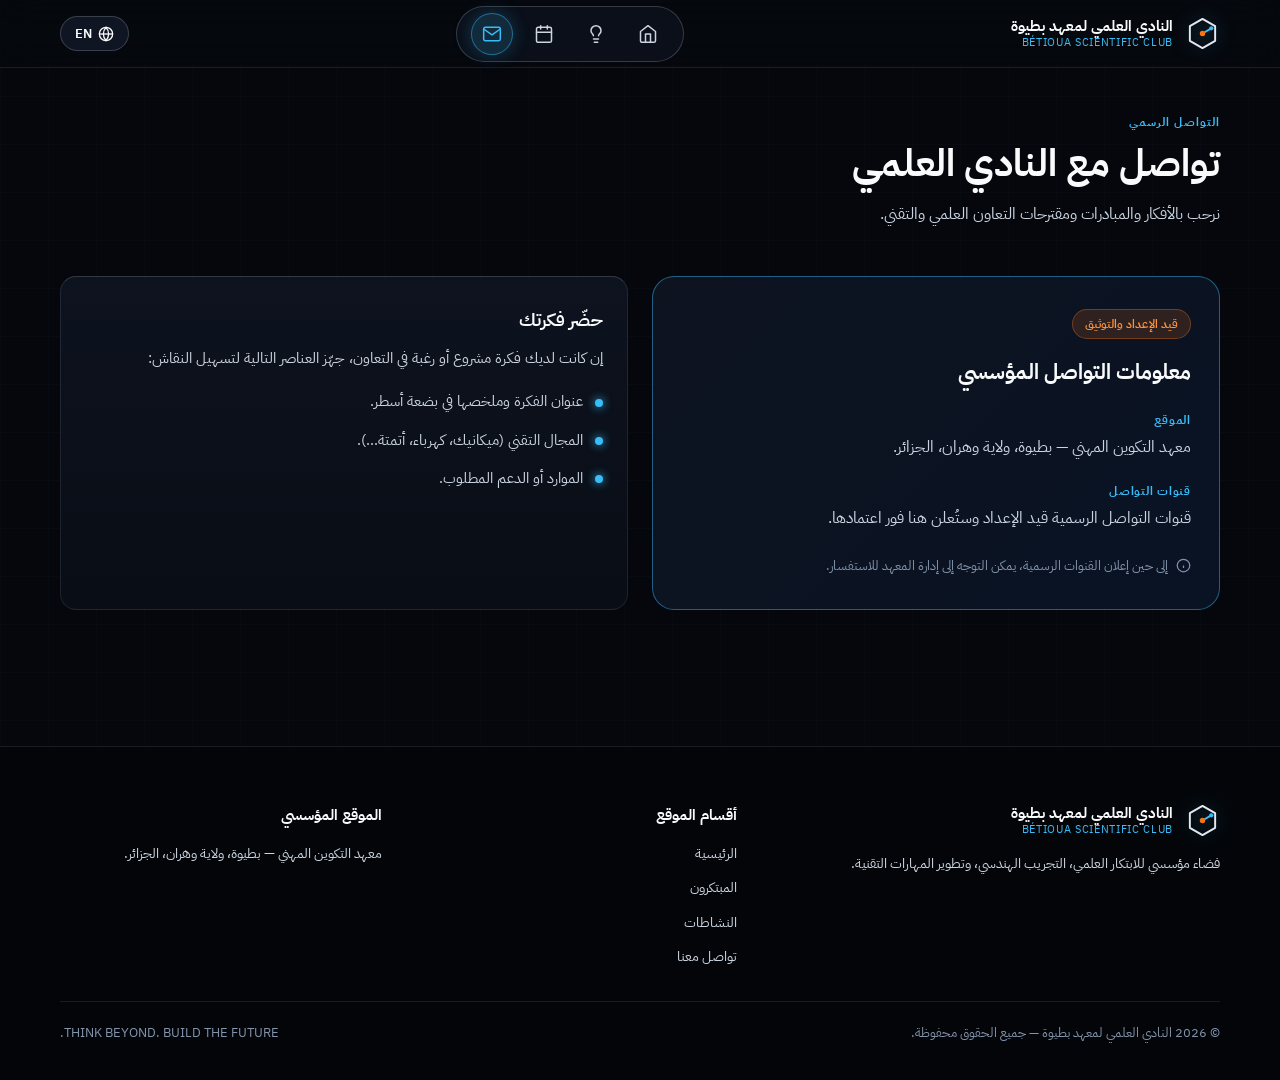
<file: contact.html>
<!DOCTYPE html>
<html lang="ar" dir="rtl">
<head>
  <meta charset="UTF-8" />
  <meta name="viewport" content="width=device-width, initial-scale=1.0" />
  <meta name="theme-color" content="#05070c" />
  <title data-i18n="titleContact">تواصل معنا | النادي العلمي لمعهد بطيوة</title>
  <meta name="description" content="معلومات التواصل مع النادي العلمي لمعهد التكوين المهني ببطيوة وكيفية تحضير فكرة مشروع." data-i18n-content="descContact" />

  <meta property="og:type" content="website" />
  <meta property="og:site_name" content="BÉTIOUA SCIENTIFIC CLUB" />
  <meta property="og:title" content="تواصل معنا | النادي العلمي لمعهد بطيوة" data-i18n-content="titleContact" />
  <meta property="og:description" content="معلومات التواصل مع النادي العلمي لمعهد التكوين المهني ببطيوة وكيفية تحضير فكرة مشروع." data-i18n-content="descContact" />
  <meta property="og:image" content="https://betioua-scientific-club.vercel.app/file_000000001e008243a422471eb02cacec.png" />
  <meta property="og:url" content="https://betioua-scientific-club.vercel.app/contact.html" />

  <link rel="preconnect" href="https://fonts.googleapis.com" />
  <link rel="preconnect" href="https://fonts.gstatic.com" crossorigin />
  <link rel="stylesheet" href="https://fonts.googleapis.com/css2?family=IBM+Plex+Sans+Arabic:wght@400;500;600;700&family=Inter:wght@400;500;600;700&family=Space+Grotesk:wght@500;600;700&display=swap" />
  <link rel="stylesheet" href="style.css" />
  <script>document.documentElement.classList.add('js');try{if(localStorage.getItem('bsc-lang')==='en'){document.documentElement.lang='en';document.documentElement.dir='ltr';}}catch(e){}</script>
</head>
<body data-page="contact">
  <header class="top-header">
    <div class="container header-inner">
      <a href="index.html" class="brand" aria-label="BÉTIOUA SCIENTIFIC CLUB">
        <svg class="brand-mark" viewBox="0 0 36 36" fill="none" xmlns="http://www.w3.org/2000/svg" aria-hidden="true"><path d="M18 3L31 10.5V25.5L18 33L5 25.5V10.5L18 3Z" stroke="#E2E8F0" stroke-width="2" stroke-linejoin="round"/><path d="M18 18L26.5 13" stroke="#38BDF8" stroke-width="2" stroke-linecap="round"/><circle cx="27" cy="12.7" r="2.2" fill="#38BDF8"/><circle cx="18" cy="18" r="2.8" fill="#F97316"/></svg>
        <div class="brand-text">
          <span class="brand-title" data-i18n="brandTitle">النادي العلمي لمعهد بطيوة</span>
          <span class="brand-sub" data-i18n="brandSub">BÉTIOUA SCIENTIFIC CLUB</span>
        </div>
      </a>

      <nav class="desktop-nav" aria-label="Main navigation">
        <a href="index.html" class="nav-icon-link">
          <svg viewBox="0 0 24 24" fill="none" stroke="currentColor" stroke-linecap="round" stroke-linejoin="round" aria-hidden="true"><path d="M3 9l9-7 9 7v11a2 2 0 0 1-2 2H5a2 2 0 0 1-2-2z"/><polyline points="9 22 9 12 15 12 15 22"/></svg>
          <span class="nav-tooltip" data-i18n="navHome">الرئيسية</span>
        </a>
        <a href="innovators.html" class="nav-icon-link">
          <svg viewBox="0 0 24 24" fill="none" stroke="currentColor" stroke-linecap="round" stroke-linejoin="round" aria-hidden="true"><path d="M9 18h6"/><path d="M10 22h4"/><path d="M15.09 14c.18-.98.65-1.74 1.41-2.5A4.65 4.65 0 0 0 18 8 6 6 0 0 0 6 8c0 1 .23 2.23 1.5 3.5A4.61 4.61 0 0 1 8.91 14"/></svg>
          <span class="nav-tooltip" data-i18n="navInnovators">المبتكرون</span>
        </a>
        <a href="activities.html" class="nav-icon-link">
          <svg viewBox="0 0 24 24" fill="none" stroke="currentColor" stroke-linecap="round" stroke-linejoin="round" aria-hidden="true"><rect x="3" y="4" width="18" height="18" rx="2" ry="2"/><line x1="16" y1="2" x2="16" y2="6"/><line x1="8" y1="2" x2="8" y2="6"/><line x1="3" y1="10" x2="21" y2="10"/></svg>
          <span class="nav-tooltip" data-i18n="navActivities">النشاطات</span>
        </a>
        <a href="contact.html" class="nav-icon-link active" aria-current="page">
          <svg viewBox="0 0 24 24" fill="none" stroke="currentColor" stroke-linecap="round" stroke-linejoin="round" aria-hidden="true"><path d="M4 4h16c1.1 0 2 .9 2 2v12c0 1.1-.9 2-2 2H4c-1.1 0-2-.9-2-2V6c0-1.1.9-2 2-2z"/><polyline points="22,6 12,13 2,6"/></svg>
          <span class="nav-tooltip" data-i18n="navContact">تواصل معنا</span>
        </a>
      </nav>

      <button id="langToggleBtn" class="lang-btn" type="button" aria-label="Switch to English">
        <svg width="16" height="16" viewBox="0 0 24 24" fill="none" stroke="currentColor" stroke-width="2" aria-hidden="true"><circle cx="12" cy="12" r="10"/><line x1="2" y1="12" x2="22" y2="12"/><path d="M12 2a15.3 15.3 0 0 1 4 10 15.3 15.3 0 0 1-4 10 15.3 15.3 0 0 1-4-10 15.3 15.3 0 0 1 4-10z"/></svg>
        <span data-i18n="langToggle">EN</span>
      </button>
    </div>
  </header>

  <main>
    <section class="section page-top">
      <div class="container">
        <div class="section-header" style="margin-bottom: 0;">
          <span class="section-kicker" data-i18n="contactKicker">تواصل معنا</span>
          <h1 class="section-title" data-i18n="contactTitle">تواصل مع النادي</h1>
          <p class="section-subtitle" data-i18n="contactLead">نرحب بالأفكار والمبادرات ومقترحات التعاون العلمي والتقني.</p>
        </div>
      </div>
    </section>

    <section class="section reveal" style="padding-top: 24px;">
      <div class="container split-grid">
        <div class="status-card">
          <span class="status-pill" data-i18n="prepBadge">قيد الإعداد والتوثيق</span>
          <h2 data-i18n="contactInfoTitle">معلومات التواصل</h2>

          <div class="info-row">
            <span class="info-label" data-i18n="contactLocationLabel">الموقع</span>
            <span class="info-value" data-i18n="footerLocationText">معهد التكوين المهني — بطيوة، ولاية وهران، الجزائر.</span>
          </div>

          <div class="info-row">
            <span class="info-label" data-i18n="contactChannelsLabel">قنوات التواصل</span>
            <span class="info-value" data-i18n="contactChannelsValue">قنوات التواصل الرسمية قيد الإعداد وستُعلن هنا فور اعتمادها.</span>
          </div>

          <p class="disclaimer-note" style="margin-top: 22px;">
            <svg width="15" height="15" viewBox="0 0 24 24" fill="none" stroke="currentColor" stroke-width="2" aria-hidden="true"><circle cx="12" cy="12" r="10"/><line x1="12" y1="16" x2="12" y2="12"/><line x1="12" y1="8" x2="12.01" y2="8"/></svg>
            <span data-i18n="contactTempNote">إلى حين إعلان القنوات الرسمية، يمكن التوجه إلى إدارة المعهد للاستفسار.</span>
          </p>
        </div>

        <div class="tech-card">
          <div>
            <h3 data-i18n="contactPrepTitle">حضّر فكرتك</h3>
            <p data-i18n="contactPrepDesc">إن كانت لديك فكرة مشروع أو رغبة في التعاون، جهّز العناصر التالية لتسهيل النقاش:</p>
            <ul class="check-list">
              <li data-i18n="contactPrep1">عنوان الفكرة وملخصها في بضعة أسطر.</li>
              <li data-i18n="contactPrep2">المجال التقني (ميكانيك، كهرباء، أتمتة...).</li>
              <li data-i18n="contactPrep3">الموارد أو الدعم المطلوب.</li>
            </ul>
          </div>
        </div>
      </div>
    </section>
  </main>

  <footer class="site-footer">
    <div class="container">
      <div class="footer-grid">
        <div>
          <div class="brand" style="margin-bottom: 14px;">
            <svg class="brand-mark" viewBox="0 0 36 36" fill="none" xmlns="http://www.w3.org/2000/svg" aria-hidden="true"><path d="M18 3L31 10.5V25.5L18 33L5 25.5V10.5L18 3Z" stroke="#E2E8F0" stroke-width="2" stroke-linejoin="round"/><path d="M18 18L26.5 13" stroke="#38BDF8" stroke-width="2" stroke-linecap="round"/><circle cx="27" cy="12.7" r="2.2" fill="#38BDF8"/><circle cx="18" cy="18" r="2.8" fill="#F97316"/></svg>
            <div class="brand-text">
              <span class="brand-title" data-i18n="brandTitle">النادي العلمي لمعهد بطيوة</span>
              <span class="brand-sub" data-i18n="brandSub">BÉTIOUA SCIENTIFIC CLUB</span>
            </div>
          </div>
          <p class="section-subtitle" style="font-size: 0.88rem;" data-i18n="footerDesc">فضاء مؤسسي للابتكار العلمي، التجريب الهندسي، وتطوير المهارات التقنية.</p>
        </div>

        <div>
          <h4 class="footer-heading" data-i18n="footerLinksTitle">أقسام الموقع</h4>
          <ul class="footer-links">
            <li><a href="index.html" data-i18n="navHome">الرئيسية</a></li>
            <li><a href="innovators.html" data-i18n="navInnovators">المبتكرون</a></li>
            <li><a href="activities.html" data-i18n="navActivities">النشاطات</a></li>
            <li><a href="contact.html" data-i18n="navContact">تواصل معنا</a></li>
          </ul>
        </div>

        <div>
          <h4 class="footer-heading" data-i18n="footerLocationTitle">الموقع المؤسسي</h4>
          <p class="section-subtitle" style="font-size: 0.88rem;" data-i18n="footerLocationText">معهد التكوين المهني — بطيوة، ولاية وهران، الجزائر.</p>
        </div>
      </div>

      <div class="footer-bottom">
        <span data-i18n="footerCopyright">© 2026 النادي العلمي لمعهد بطيوة — جميع الحقوق محفوظة.</span>
        <span>THINK BEYOND. BUILD THE FUTURE.</span>
      </div>
    </div>
  </footer>

  <nav class="mobile-dock" aria-label="Mobile navigation">
    <a href="index.html" class="dock-item">
      <svg viewBox="0 0 24 24" fill="none" stroke="currentColor" stroke-linecap="round" stroke-linejoin="round" aria-hidden="true"><path d="M3 9l9-7 9 7v11a2 2 0 0 1-2 2H5a2 2 0 0 1-2-2z"/><polyline points="9 22 9 12 15 12 15 22"/></svg>
      <span data-i18n="navHome">الرئيسية</span>
    </a>
    <a href="innovators.html" class="dock-item">
      <svg viewBox="0 0 24 24" fill="none" stroke="currentColor" stroke-linecap="round" stroke-linejoin="round" aria-hidden="true"><path d="M9 18h6"/><path d="M10 22h4"/><path d="M15.09 14c.18-.98.65-1.74 1.41-2.5A4.65 4.65 0 0 0 18 8 6 6 0 0 0 6 8c0 1 .23 2.23 1.5 3.5A4.61 4.61 0 0 1 8.91 14"/></svg>
      <span data-i18n="navInnovators">المبتكرون</span>
    </a>
    <a href="activities.html" class="dock-item">
      <svg viewBox="0 0 24 24" fill="none" stroke="currentColor" stroke-linecap="round" stroke-linejoin="round" aria-hidden="true"><rect x="3" y="4" width="18" height="18" rx="2" ry="2"/><line x1="16" y1="2" x2="16" y2="6"/><line x1="8" y1="2" x2="8" y2="6"/><line x1="3" y1="10" x2="21" y2="10"/></svg>
      <span data-i18n="navActivities">النشاطات</span>
    </a>
    <a href="contact.html" class="dock-item active" aria-current="page">
      <svg viewBox="0 0 24 24" fill="none" stroke="currentColor" stroke-linecap="round" stroke-linejoin="round" aria-hidden="true"><path d="M4 4h16c1.1 0 2 .9 2 2v12c0 1.1-.9 2-2 2H4c-1.1 0-2-.9-2-2V6c0-1.1.9-2 2-2z"/><polyline points="22,6 12,13 2,6"/></svg>
      <span data-i18n="navContact">تواصل معنا</span>
    </a>
  </nav>

  <script src="app.js"></script>
</body>
</html>
</file>
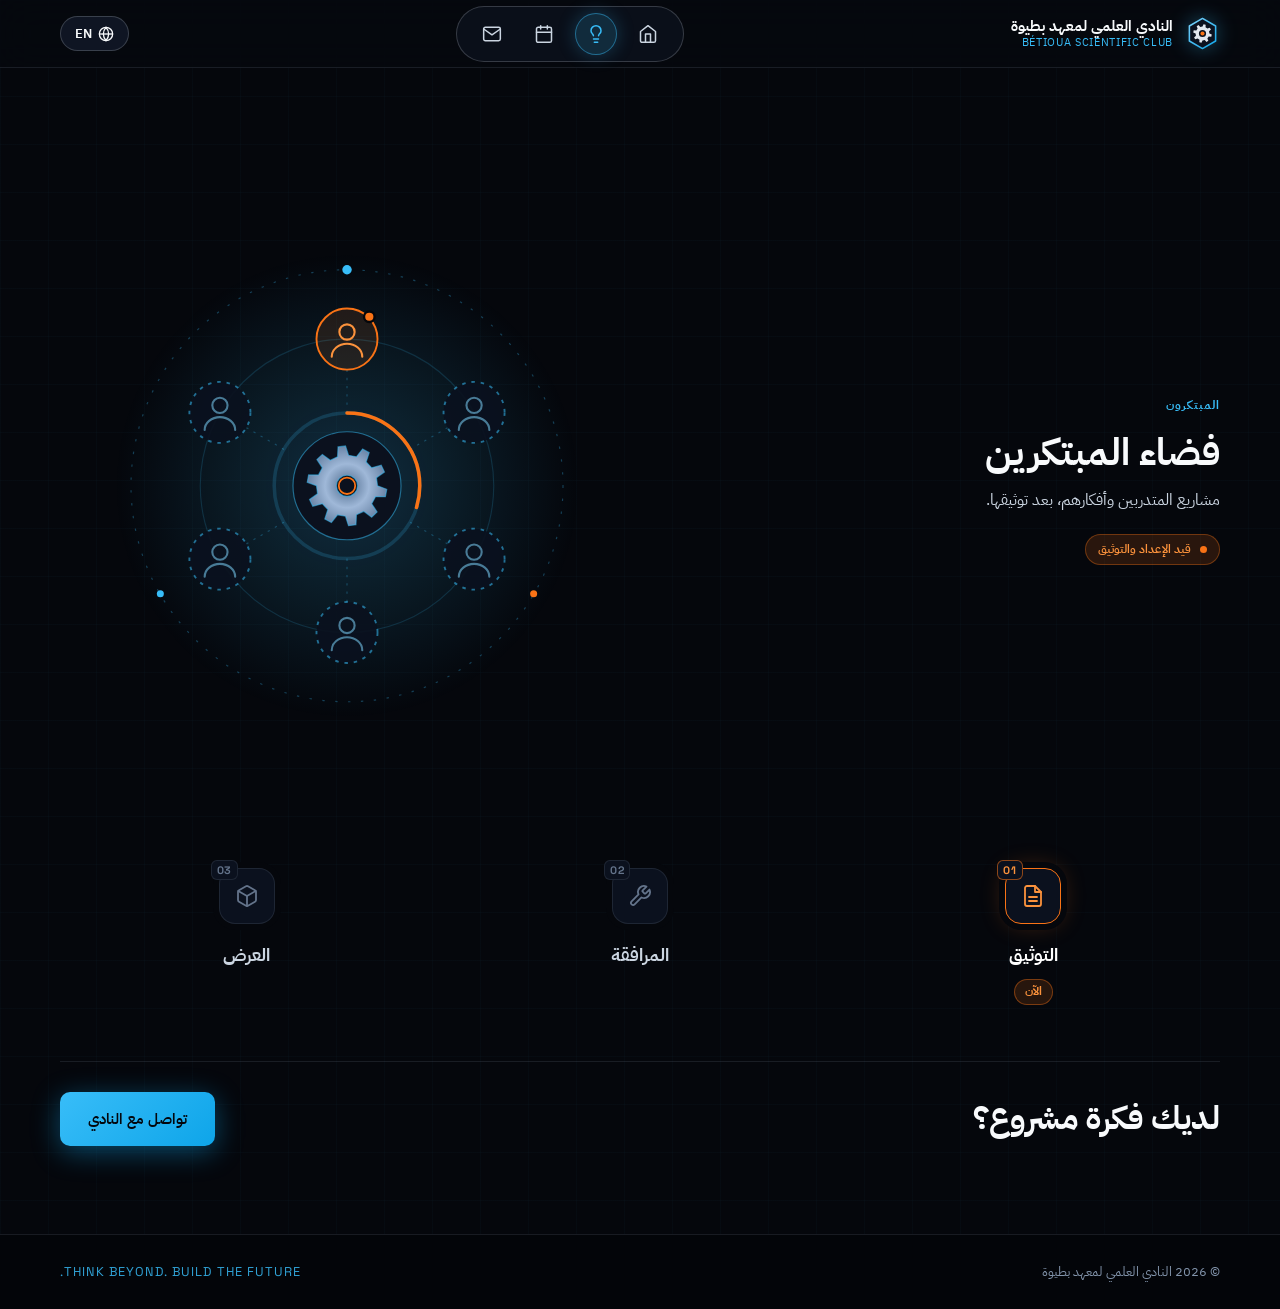
<file: innovators.html>
<!DOCTYPE html>
<html lang="ar" dir="rtl">
<head>
  <meta charset="UTF-8" />
  <meta name="viewport" content="width=device-width, initial-scale=1.0" />
  <meta name="theme-color" content="#05070c" />
  <title data-i18n="titleInnovators">المبتكرون | النادي العلمي لمعهد بطيوة</title>
  <meta name="description" content="فضاء عرض مشاريع المتدربين وأفكارهم التقنية بعد توثيقها — قيد الإعداد." data-i18n-content="descInnovators" />

  <meta property="og:type" content="website" />
  <meta property="og:site_name" content="BÉTIOUA SCIENTIFIC CLUB" />
  <meta property="og:title" content="المبتكرون | النادي العلمي لمعهد بطيوة" data-i18n-content="titleInnovators" />
  <meta property="og:description" content="فضاء عرض مشاريع المتدربين وأفكارهم التقنية بعد توثيقها — قيد الإعداد." data-i18n-content="descInnovators" />
  <meta property="og:image" content="https://betioua-scientific-club.vercel.app/file_000000001e008243a422471eb02cacec.png" />
  <meta property="og:url" content="https://betioua-scientific-club.vercel.app/innovators.html" />

  <link rel="preconnect" href="https://fonts.googleapis.com" />
  <link rel="preconnect" href="https://fonts.gstatic.com" crossorigin />
  <link rel="stylesheet" href="https://fonts.googleapis.com/css2?family=IBM+Plex+Sans+Arabic:wght@400;500;600;700&family=Inter:wght@400;500;600;700&family=Space+Grotesk:wght@500;600;700&display=swap" />
  <link rel="stylesheet" href="style.css" />
  <script>document.documentElement.classList.add('js');try{if(localStorage.getItem('bsc-lang')==='en'){document.documentElement.lang='en';document.documentElement.dir='ltr';}}catch(e){}</script>
  <style>
    /* Innovators: model-led header, process strip, no frames, no heavy images */
    .iv-hero{padding-top:56px;padding-bottom:8px}
    .iv-grid{display:grid;gap:8px;align-items:center}
    .iv-stage{order:-1;--mx:0;--my:0;position:relative;touch-action:pan-y}
    .iv-plate{width:min(100%,400px);margin:0 auto;aspect-ratio:460/400;
      transform:perspective(1000px) rotateX(calc(var(--my)*-6deg)) rotateY(calc(var(--mx)*8deg))}
    .iv-svg{width:100%;height:100%;display:block;overflow:visible}
    .iv-copy .section-title{margin:6px 0 10px}
    .iv-copy .section-subtitle{max-width:40ch;margin-bottom:20px}
    .iv-pill{gap:9px}
    .iv-dot{width:7px;height:7px;border-radius:50%;background:var(--accent-amber);box-shadow:0 0 0 0 rgba(249,115,22,.6);animation:ivPing 2s ease-out infinite}
    @keyframes ivPing{to{box-shadow:0 0 0 9px rgba(249,115,22,0)}}
    @media(min-width:900px){
      .iv-hero{padding-top:84px;min-height:calc(100vh - 140px);display:flex;align-items:center}
      .iv-hero .container{width:100%}
      .iv-grid{grid-template-columns:1fr 1.05fr;gap:40px}
      .iv-stage{order:0}.iv-plate{width:min(100%,540px)}
    }
    .iv-orbit{animation:ivSpin 70s linear infinite}
    .iv-node{animation:ivSpin 70s linear infinite reverse}
    .iv-outer{animation:ivSpin 120s linear infinite reverse}
    .iv-prog{animation:ivSpin 16s linear infinite}
    .iv-gear{animation:ivSpin 24s linear infinite}
    .iv-pulse{animation:ivBlink 1.8s ease-in-out infinite}
    @keyframes ivSpin{to{transform:rotate(360deg)}}
    @keyframes ivBlink{50%{opacity:.35}}
    .iv-stage.paused *{animation-play-state:paused!important}
    .sec-tight{padding:40px 0 56px}
    .iv-flow{list-style:none;position:relative;display:grid;gap:26px}
    .iv-flow::before{content:"";position:absolute;top:8px;bottom:8px;inset-inline-start:27px;width:1px;background:linear-gradient(var(--accent-amber),var(--border-subtle) 40%%,var(--border-subtle));opacity:.8}
    .iv-step{position:relative;display:flex;align-items:center;gap:18px}
    .iv-node-box{position:relative;z-index:1;flex:none;width:56px;height:56px;border-radius:16px;display:grid;place-items:center;background:#0b111e;border:1px solid var(--border-subtle);color:#64748b;box-shadow:0 0 0 6px var(--bg-primary);transition:var(--transition-smooth)}
    .iv-node-box em{position:absolute;top:-9px;inset-inline-end:-9px;min-width:24px;height:20px;padding:0 5px;border-radius:6px;display:grid;place-items:center;font:700 .68rem 'Space Grotesk',monospace;font-style:normal;letter-spacing:.06em;color:#64748b;background:#0b111e;border:1px solid var(--border-subtle)}
    .iv-st{display:flex;flex-wrap:wrap;align-items:center;gap:10px}
    .iv-st h3{font-size:1.12rem;font-weight:700;color:var(--text-secondary)}
    .iv-step.is-now .iv-node-box{border-color:var(--accent-amber);color:#fb923c;box-shadow:0 0 0 6px var(--bg-primary),0 0 24px rgba(249,115,22,.28)}
    .iv-step.is-now .iv-node-box em{color:#fb923c;border-color:rgba(249,115,22,.55)}
    .iv-step.is-now h3{color:#fff}
    .iv-now{font-size:.72rem;font-weight:700;padding:2px 10px;border-radius:999px;color:#fb923c;background:rgba(249,115,22,.14);border:1px solid rgba(249,115,22,.4)}
    @media(min-width:768px){
      .iv-flow{grid-template-columns:repeat(3,1fr);gap:20px}
      .iv-flow::before{top:28px;bottom:auto;inset-inline:16.6%%;width:auto;height:1px;background:linear-gradient(90deg,var(--accent-amber),var(--border-subtle) 45%%,var(--border-subtle))}
      .iv-step{flex-direction:column;text-align:center;gap:16px}
      .iv-st{justify-content:center;flex-direction:column;gap:8px}
    }
    .cta-line{margin-top:56px;padding-top:30px;border-top:1px solid var(--border-subtle);display:flex;flex-wrap:wrap;align-items:center;justify-content:space-between;gap:20px}
    .cta-title{font-size:clamp(1.4rem,3vw,2rem);font-weight:700;line-height:1.3}
    .js .rvx{opacity:0;transform:translateY(18px);transition:opacity .7s ease,transform .7s ease}
    .js .rvx.in-view{opacity:1;transform:none}
    @media(prefers-reduced-motion:reduce){.js .rvx{opacity:1;transform:none;transition:none}.iv-svg *{animation:none!important}.iv-dot{animation:none}}
  </style>
</head>
<body data-page="innovators">
  <header class="top-header">
    <div class="container header-inner">
      <a href="index.html" class="brand" aria-label="BÉTIOUA SCIENTIFIC CLUB">
        <svg class="brand-mark" viewBox="0 0 36 36" fill="none" xmlns="http://www.w3.org/2000/svg" aria-hidden="true"><defs><linearGradient id="bmG" x1="4" y1="3" x2="32" y2="33" gradientUnits="userSpaceOnUse"><stop stop-color="#7DD3FC"/><stop offset="1" stop-color="#0EA5E9"/></linearGradient></defs><path d="M18 2.5L31.5 10.25V25.75L18 33.5L4.5 25.75V10.25L18 2.5Z" fill="#0B1220" stroke="url(#bmG)" stroke-width="1.6" stroke-linejoin="round"/><path d="M25.1 18L27.54 19.05L27.03 21.25L24.38 21.12L23.02 23.02L24 25.49L22.09 26.69L20.3 24.72L18 25.1L16.95 27.54L14.75 27.03L14.88 24.38L12.98 23.02L10.51 24L9.31 22.09L11.28 20.3L10.9 18L8.46 16.95L8.97 14.75L11.62 14.88L12.98 12.98L12 10.51L13.91 9.31L15.7 11.28L18 10.9L19.05 8.46L21.25 8.97L21.12 11.62L23.02 12.98L25.49 12L26.69 13.91L24.72 15.7ZM21.7 18A3.7 3.7 0 1 0 14.3 18A3.7 3.7 0 1 0 21.7 18Z" fill="#E2E8F0" fill-rule="evenodd"/><circle cx="18" cy="18" r="2.1" fill="#F97316"/></svg>
        <div class="brand-text">
          <span class="brand-title" data-i18n="brandTitle">النادي العلمي لمعهد بطيوة</span>
          <span class="brand-sub" data-i18n="brandSub">BÉTIOUA SCIENTIFIC CLUB</span>
        </div>
      </a>

      <nav class="desktop-nav" aria-label="Main navigation">
        <a href="index.html" class="nav-icon-link">
          <svg viewBox="0 0 24 24" fill="none" stroke="currentColor" stroke-linecap="round" stroke-linejoin="round" aria-hidden="true"><path d="M3 9l9-7 9 7v11a2 2 0 0 1-2 2H5a2 2 0 0 1-2-2z"/><polyline points="9 22 9 12 15 12 15 22"/></svg>
          <span class="nav-tooltip" data-i18n="navHome">الرئيسية</span>
        </a>
        <a href="innovators.html" class="nav-icon-link active" aria-current="page">
          <svg viewBox="0 0 24 24" fill="none" stroke="currentColor" stroke-linecap="round" stroke-linejoin="round" aria-hidden="true"><path d="M9 18h6"/><path d="M10 22h4"/><path d="M15.09 14c.18-.98.65-1.74 1.41-2.5A4.65 4.65 0 0 0 18 8 6 6 0 0 0 6 8c0 1 .23 2.23 1.5 3.5A4.61 4.61 0 0 1 8.91 14"/></svg>
          <span class="nav-tooltip" data-i18n="navInnovators">المبتكرون</span>
        </a>
        <a href="activities.html" class="nav-icon-link">
          <svg viewBox="0 0 24 24" fill="none" stroke="currentColor" stroke-linecap="round" stroke-linejoin="round" aria-hidden="true"><rect x="3" y="4" width="18" height="18" rx="2" ry="2"/><line x1="16" y1="2" x2="16" y2="6"/><line x1="8" y1="2" x2="8" y2="6"/><line x1="3" y1="10" x2="21" y2="10"/></svg>
          <span class="nav-tooltip" data-i18n="navActivities">النشاطات</span>
        </a>
        <a href="contact.html" class="nav-icon-link">
          <svg viewBox="0 0 24 24" fill="none" stroke="currentColor" stroke-linecap="round" stroke-linejoin="round" aria-hidden="true"><path d="M4 4h16c1.1 0 2 .9 2 2v12c0 1.1-.9 2-2 2H4c-1.1 0-2-.9-2-2V6c0-1.1.9-2 2-2z"/><polyline points="22,6 12,13 2,6"/></svg>
          <span class="nav-tooltip" data-i18n="navContact">تواصل معنا</span>
        </a>
      </nav>

      <button id="langToggleBtn" class="lang-btn" type="button" aria-label="Switch to English">
        <svg width="16" height="16" viewBox="0 0 24 24" fill="none" stroke="currentColor" stroke-width="2" aria-hidden="true"><circle cx="12" cy="12" r="10"/><line x1="2" y1="12" x2="22" y2="12"/><path d="M12 2a15.3 15.3 0 0 1 4 10 15.3 15.3 0 0 1-4 10 15.3 15.3 0 0 1-4-10 15.3 15.3 0 0 1 4-10z"/></svg>
        <span data-i18n="langToggle">EN</span>
      </button>
    </div>
  </header>

  <main>
    <!-- HERO: text + light SVG model of the current state -->
    <section class="section page-top iv-hero">
      <div class="container iv-grid">
        <div class="iv-copy">
          <span class="section-kicker" data-i18n="innoKicker">المبتكرون</span>
          <h1 class="section-title" data-i18n="innoTitle">فضاء المبتكرين</h1>
          <p class="section-subtitle" data-i18n="innoLead">مشاريع المتدربين وأفكارهم، بعد توثيقها.</p>
          <span class="status-pill iv-pill"><i class="iv-dot"></i><span data-i18n="prepBadge">قيد الإعداد والتوثيق</span></span>
        </div>
        <div class="iv-stage" id="ivStage" aria-hidden="true"><div class="iv-plate"><svg class="iv-svg" viewBox="0 0 460 400" fill="none" aria-hidden="true"><defs><radialGradient id="ivM" cx="50%" cy="50%" r="50%"><stop offset="0" stop-color="#4e6a8c"/><stop offset=".55" stop-color="#9fb8d8"/><stop offset="1" stop-color="#6b86a8"/></radialGradient><radialGradient id="ivGlow"><stop offset="0" stop-color="#38bdf8" stop-opacity=".22"/><stop offset="1" stop-color="#38bdf8" stop-opacity="0"/></radialGradient></defs><circle cx="230" cy="200" r="198" fill="url(#ivGlow)"/><g class="iv-outer" style="transform-origin:230px 200px"><circle cx="230" cy="200" r="184" stroke="#38bdf8" stroke-opacity=".3" stroke-dasharray="2 9"/><circle cx="230" cy="16" r="4" fill="#38bdf8"/><circle cx="389" cy="292" r="3" fill="#f97316"/><circle cx="71" cy="292" r="3" fill="#38bdf8"/></g><circle cx="230" cy="200" r="125" stroke="#38bdf8" stroke-opacity=".16"/><g class="iv-orbit" style="transform-origin:230px 200px"><g stroke="#38bdf8" stroke-opacity=".28" stroke-dasharray="2 5"><line x1="230" y1="138" x2="230" y2="101"/><line x1="283.69" y1="169" x2="315.74" y2="150.5"/><line x1="283.69" y1="231" x2="315.74" y2="249.5"/><line x1="230" y1="262" x2="230" y2="299"/><line x1="176.31" y1="231" x2="144.26" y2="249.5"/><line x1="176.31" y1="169" x2="144.26" y2="150.5"/></g><g class="iv-node" style="transform-origin:230px 75px"><g transform="translate(230 75)"><circle r="26" fill="rgba(249,115,22,.10)" stroke="#f97316" stroke-width="1.6"/><circle cy="-6" r="6.5" stroke="#fb923c" stroke-opacity="1" stroke-width="1.8"/><path d="M-13 15a13 11 0 0 1 26 0" stroke="#fb923c" stroke-opacity="1" stroke-width="1.8" stroke-linecap="round"/><circle class="iv-pulse" cx="19" cy="-19" r="4.5" fill="#f97316" stroke="#05070c" stroke-width="2"/></g></g><g class="iv-node" style="transform-origin:338.25px 137.5px"><g transform="translate(338.25 137.5)"><circle r="26" fill="rgba(11,17,30,.9)" stroke="#38bdf8" stroke-width="1.6" stroke-dasharray="3 5" stroke-opacity=".55"/><circle cy="-6" r="6.5" stroke="#7DD3FC" stroke-opacity=".55" stroke-width="1.8"/><path d="M-13 15a13 11 0 0 1 26 0" stroke="#7DD3FC" stroke-opacity=".55" stroke-width="1.8" stroke-linecap="round"/></g></g><g class="iv-node" style="transform-origin:338.25px 262.5px"><g transform="translate(338.25 262.5)"><circle r="26" fill="rgba(11,17,30,.9)" stroke="#38bdf8" stroke-width="1.6" stroke-dasharray="3 5" stroke-opacity=".55"/><circle cy="-6" r="6.5" stroke="#7DD3FC" stroke-opacity=".55" stroke-width="1.8"/><path d="M-13 15a13 11 0 0 1 26 0" stroke="#7DD3FC" stroke-opacity=".55" stroke-width="1.8" stroke-linecap="round"/></g></g><g class="iv-node" style="transform-origin:230px 325px"><g transform="translate(230 325)"><circle r="26" fill="rgba(11,17,30,.9)" stroke="#38bdf8" stroke-width="1.6" stroke-dasharray="3 5" stroke-opacity=".55"/><circle cy="-6" r="6.5" stroke="#7DD3FC" stroke-opacity=".55" stroke-width="1.8"/><path d="M-13 15a13 11 0 0 1 26 0" stroke="#7DD3FC" stroke-opacity=".55" stroke-width="1.8" stroke-linecap="round"/></g></g><g class="iv-node" style="transform-origin:121.75px 262.5px"><g transform="translate(121.75 262.5)"><circle r="26" fill="rgba(11,17,30,.9)" stroke="#38bdf8" stroke-width="1.6" stroke-dasharray="3 5" stroke-opacity=".55"/><circle cy="-6" r="6.5" stroke="#7DD3FC" stroke-opacity=".55" stroke-width="1.8"/><path d="M-13 15a13 11 0 0 1 26 0" stroke="#7DD3FC" stroke-opacity=".55" stroke-width="1.8" stroke-linecap="round"/></g></g><g class="iv-node" style="transform-origin:121.75px 137.5px"><g transform="translate(121.75 137.5)"><circle r="26" fill="rgba(11,17,30,.9)" stroke="#38bdf8" stroke-width="1.6" stroke-dasharray="3 5" stroke-opacity=".55"/><circle cy="-6" r="6.5" stroke="#7DD3FC" stroke-opacity=".55" stroke-width="1.8"/><path d="M-13 15a13 11 0 0 1 26 0" stroke="#7DD3FC" stroke-opacity=".55" stroke-width="1.8" stroke-linecap="round"/></g></g></g><g class="iv-prog" style="transform-origin:230px 200px"><circle cx="230" cy="200" r="62" stroke="#38bdf8" stroke-opacity=".18" stroke-width="3"/><circle cx="230" cy="200" r="62" stroke="#f97316" stroke-width="3" stroke-linecap="round" stroke-dasharray="116 274" transform="rotate(-90 230 200)"/></g><circle cx="230" cy="200" r="46" fill="#0b111e" stroke="#38bdf8" stroke-opacity=".5"/><g class="iv-gear" style="transform-origin:230px 200px"><path d="M256 200L263.87 202.99L262.71 209.28L254.29 209.27L251.03 215.28L255.64 222.32L251.01 226.73L244.21 221.78L238.03 224.73L237.63 233.13L231.28 233.98L228.69 225.97L221.97 224.73L216.69 231.29L211.07 228.24L213.68 220.24L208.97 215.28L200.84 217.49L198.08 211.72L204.9 206.78L204 200L196.13 197.01L197.29 190.72L205.71 190.73L208.97 184.72L204.36 177.68L208.99 173.27L215.79 178.22L221.97 175.27L222.37 166.87L228.72 166.02L231.31 174.03L238.03 175.27L243.31 168.71L248.93 171.76L246.32 179.76L251.03 184.72L259.16 182.51L261.92 188.28L255.1 193.22ZM239 200A9 9 0 1 0 221 200A9 9 0 1 0 239 200Z" fill="url(#ivM)" fill-rule="evenodd" stroke="#38bdf8" stroke-opacity=".55"/></g><circle cx="230" cy="200" r="7" fill="#0b111e" stroke="#f97316" stroke-width="1.5"/></svg></div></div>
      </div>
    </section>

    <!-- PROCESS: the current step is highlighted -->
    <section class="section sec-tight iv-proc">
      <div class="container">
        <ol class="iv-flow"><li class="iv-step is-now rvx"><span class="iv-node-box"><svg width="24" height="24" viewBox="0 0 24 24" fill="none" stroke="currentColor" stroke-width="1.8" stroke-linecap="round" stroke-linejoin="round"><path d="M14 2H6a2 2 0 0 0-2 2v16a2 2 0 0 0 2 2h12a2 2 0 0 0 2-2V8z"/><polyline points="14 2 14 8 20 8"/><line x1="8" y1="13" x2="16" y2="13"/><line x1="8" y1="17" x2="16" y2="17"/></svg><em>01</em></span><div class="iv-st"><h3 data-i18n="innoCard1Title">التوثيق</h3><span class="iv-now" data-i18n="innoNow">الآن</span></div></li><li class="iv-step rvx"><span class="iv-node-box"><svg width="24" height="24" viewBox="0 0 24 24" fill="none" stroke="currentColor" stroke-width="1.8" stroke-linecap="round" stroke-linejoin="round"><path d="M14.7 6.3a1 1 0 0 0 0 1.4l1.6 1.6a1 1 0 0 0 1.4 0l3.77-3.77a6 6 0 0 1-7.94 7.94l-6.91 6.91a2.12 2.12 0 0 1-3-3l6.91-6.91a6 6 0 0 1 7.94-7.94l-3.76 3.76z"/></svg><em>02</em></span><div class="iv-st"><h3 data-i18n="innoCard2Title">المرافقة</h3></div></li><li class="iv-step rvx"><span class="iv-node-box"><svg width="24" height="24" viewBox="0 0 24 24" fill="none" stroke="currentColor" stroke-width="1.8" stroke-linecap="round" stroke-linejoin="round"><path d="M21 16V8a2 2 0 0 0-1-1.73l-7-4a2 2 0 0 0-2 0l-7 4A2 2 0 0 0 3 8v8a2 2 0 0 0 1 1.73l7 4a2 2 0 0 0 2 0l7-4A2 2 0 0 0 21 16z"/><polyline points="3.27 6.96 12 12.01 20.73 6.96"/><line x1="12" y1="22.08" x2="12" y2="12"/></svg><em>03</em></span><div class="iv-st"><h3 data-i18n="innoCard3Title">العرض</h3></div></li>
        </ol>

        <!-- Innovator profiles (photo, name, specialty, project) will be added here once the institute sends them. -->

        <div class="cta-line rvx">
          <h2 class="cta-title" data-i18n="ctaTitle">لديك فكرة مشروع؟</h2>
          <a href="contact.html" class="btn btn-primary"><span data-i18n="ctaBtn">تواصل مع النادي</span></a>
        </div>
      </div>
    </section>
  </main>

  <footer class="slim-footer">
    <div class="container slim-footer-inner">
      <span data-i18n="footerCopyright">© 2026 النادي العلمي لمعهد بطيوة</span>
      <span class="slim-motto">THINK BEYOND. BUILD THE FUTURE.</span>
    </div>
  </footer>

  <nav class="mobile-dock" aria-label="Mobile navigation">
    <a href="index.html" class="dock-item">
      <svg viewBox="0 0 24 24" fill="none" stroke="currentColor" stroke-linecap="round" stroke-linejoin="round" aria-hidden="true"><path d="M3 9l9-7 9 7v11a2 2 0 0 1-2 2H5a2 2 0 0 1-2-2z"/><polyline points="9 22 9 12 15 12 15 22"/></svg>
      <span data-i18n="navHome">الرئيسية</span>
    </a>
    <a href="innovators.html" class="dock-item active" aria-current="page">
      <svg viewBox="0 0 24 24" fill="none" stroke="currentColor" stroke-linecap="round" stroke-linejoin="round" aria-hidden="true"><path d="M9 18h6"/><path d="M10 22h4"/><path d="M15.09 14c.18-.98.65-1.74 1.41-2.5A4.65 4.65 0 0 0 18 8 6 6 0 0 0 6 8c0 1 .23 2.23 1.5 3.5A4.61 4.61 0 0 1 8.91 14"/></svg>
      <span data-i18n="navInnovators">المبتكرون</span>
    </a>
    <a href="activities.html" class="dock-item">
      <svg viewBox="0 0 24 24" fill="none" stroke="currentColor" stroke-linecap="round" stroke-linejoin="round" aria-hidden="true"><rect x="3" y="4" width="18" height="18" rx="2" ry="2"/><line x1="16" y1="2" x2="16" y2="6"/><line x1="8" y1="2" x2="8" y2="6"/><line x1="3" y1="10" x2="21" y2="10"/></svg>
      <span data-i18n="navActivities">النشاطات</span>
    </a>
    <a href="contact.html" class="dock-item">
      <svg viewBox="0 0 24 24" fill="none" stroke="currentColor" stroke-linecap="round" stroke-linejoin="round" aria-hidden="true"><path d="M4 4h16c1.1 0 2 .9 2 2v12c0 1.1-.9 2-2 2H4c-1.1 0-2-.9-2-2V6c0-1.1.9-2 2-2z"/><polyline points="22,6 12,13 2,6"/></svg>
      <span data-i18n="navContact">تواصل معنا</span>
    </a>
  </nav>

  <script>
/* Short copy for this page only. Same keys as app.js, so the AR/EN toggle keeps working. */
(function () {
  var AR = {
    innoKicker: "المبتكرون", innoTitle: "فضاء المبتكرين", innoLead: "مشاريع المتدربين وأفكارهم، بعد توثيقها.",
    prepBadge: "قيد الإعداد والتوثيق", innoNow: "الآن",
    innoCard1Title: "التوثيق", innoCard2Title: "المرافقة", innoCard3Title: "العرض",
    ctaTitle: "لديك فكرة مشروع؟", ctaBtn: "تواصل مع النادي",
    footerCopyright: "© 2026 النادي العلمي لمعهد بطيوة"
  };
  var EN = {
    innoKicker: "Innovators", innoTitle: "The Innovators Space", innoLead: "Trainees' projects and ideas, once documented.",
    prepBadge: "Documentation in progress", innoNow: "Now",
    innoCard1Title: "Documentation", innoCard2Title: "Mentoring", innoCard3Title: "Showcase",
    ctaTitle: "Got a project idea?", ctaBtn: "Contact the club",
    footerCopyright: "© 2026 Bétioua Scientific Club"
  };
  // Registered before app.js's own listener, so the text is in place when the language is applied.
  document.addEventListener("DOMContentLoaded", function () {
    if (typeof translations !== "undefined") { Object.assign(translations.ar, AR); Object.assign(translations.en, EN); }
  });

  var reduce = matchMedia("(prefers-reduced-motion: reduce)").matches;
  var items = [].slice.call(document.querySelectorAll(".rvx"));
  if (!("IntersectionObserver" in window) || reduce) { items.forEach(function (e) { e.classList.add("in-view"); }); }
  else {
    var io = new IntersectionObserver(function (es) {
      es.forEach(function (e) { if (e.isIntersecting) { e.target.classList.add("in-view"); io.unobserve(e.target); } });
    }, { threshold: 0.12 });
    items.forEach(function (e) { io.observe(e); });
  }

  // Model: gentle pointer tilt; everything pauses when off screen (SVG + CSS only)
  var st = document.getElementById("ivStage");
  if (!st) return;
  var vis = false, raf = 0, mx = 0, my = 0, sx = 0, sy = 0;
  function tick() {
    raf = 0; if (!vis) return;
    sx += (mx - sx) * 0.12; sy += (my - sy) * 0.12;
    st.style.setProperty("--mx", sx.toFixed(3)); st.style.setProperty("--my", sy.toFixed(3));
    if (Math.abs(mx - sx) > 0.002 || Math.abs(my - sy) > 0.002) raf = requestAnimationFrame(tick);
  }
  function kick() { if (vis && !raf) raf = requestAnimationFrame(tick); }
  addEventListener("pointermove", function (e) {
    if (e.pointerType && e.pointerType !== "mouse") return;
    mx = e.clientX / innerWidth - 0.5; my = e.clientY / innerHeight - 0.5; kick();
  }, { passive: true });
  function pause() { st.classList.toggle("paused", !vis || document.hidden); }
  if ("IntersectionObserver" in window) { new IntersectionObserver(function (es) { vis = es[0].isIntersecting; pause(); kick(); }).observe(st); }
  else { vis = true; kick(); }
  document.addEventListener("visibilitychange", pause);
})();
</script>
  <script src="app.js"></script>
</body>
        </html>
</file>
<file: style.css>
/* ==========================================================================
   BÉTIOUA SCIENTIFIC CLUB — CINEMATIC HUD DESIGN SYSTEM (V4.3)
   Fonts are loaded via <link> in each page <head> (no @import here).
   ========================================================================== */

:root {
  --bg-primary: #05070c;
  --bg-surface: #0a0e17;
  --bg-surface-elevated: #0f1523;
  --bg-glass: rgba(6, 9, 15, 0.84);

  --accent-blue: #0ea5e9;
  --accent-cyan: #38bdf8;
  --accent-amber: #f97316;

  --text-primary: #f8fafc;
  --text-secondary: #cbd5e1;
  --text-muted: #8294ab;

  --border-subtle: rgba(148, 163, 184, 0.14);
  --border-metallic: rgba(226, 232, 240, 0.2);
  --border-accent: rgba(56, 189, 248, 0.45);

  --container-max: 1200px;
  --radius-sm: 10px;
  --radius-md: 16px;
  --radius-lg: 22px;
  --transition-smooth: all 0.35s cubic-bezier(0.22, 1, 0.36, 1);
}

*, *::before, *::after {
  box-sizing: border-box;
  margin: 0;
  padding: 0;
}

html {
  scroll-behavior: smooth;
  background-color: var(--bg-primary);
  color: var(--text-primary);
  font-size: 16px;
}

body {
  font-family: 'IBM Plex Sans Arabic', 'Inter', system-ui, sans-serif;
  background-color: var(--bg-primary);
  color: var(--text-primary);
  line-height: 1.72;
  overflow-x: hidden;
  min-height: 100vh;
  display: flex;
  flex-direction: column;
  background-image:
    linear-gradient(to right, rgba(56, 189, 248, 0.025) 1px, transparent 1px),
    linear-gradient(to bottom, rgba(56, 189, 248, 0.025) 1px, transparent 1px);
  background-size: 48px 48px;
}

html[dir="ltr"] body {
  font-family: 'Inter', 'IBM Plex Sans Arabic', system-ui, sans-serif;
  line-height: 1.62;
}

html[dir="ltr"] h1,
html[dir="ltr"] h2,
html[dir="ltr"] h3,
html[dir="ltr"] .brand-title {
  font-family: 'Space Grotesk', 'Inter', sans-serif;
}

img { max-width: 100%; display: block; }
a { color: inherit; text-decoration: none; }
button { font-family: inherit; cursor: pointer; border: none; background: none; color: inherit; }
ul { list-style: none; }

:focus-visible {
  outline: 2px solid var(--accent-cyan);
  outline-offset: 3px;
}

.container {
  width: 100%;
  max-width: var(--container-max);
  margin: 0 auto;
  padding: 0 20px;
  position: relative;
  z-index: 2;
}

.arrow-icon { flex-shrink: 0; }
html[dir="ltr"] .arrow-icon { transform: scaleX(-1); }

/* ==========================================================================
   TOP HEADER
   ========================================================================== */
.top-header {
  position: sticky;
  top: 0;
  z-index: 900;
  height: 68px;
  background: var(--bg-glass);
  backdrop-filter: blur(18px);
  -webkit-backdrop-filter: blur(18px);
  border-bottom: 1px solid var(--border-subtle);
}

.header-inner {
  height: 100%;
  display: flex;
  align-items: center;
  justify-content: space-between;
  gap: 16px;
}

.brand { display: flex; align-items: center; gap: 12px; }
.brand-mark { width: 35px; height: 35px; flex-shrink: 0; filter: drop-shadow(0 0 10px rgba(56, 189, 248, 0.35)); }
.brand-text { display: flex; flex-direction: column; line-height: 1.25; }
.brand-title { font-size: 0.95rem; font-weight: 700; color: var(--text-primary); }
.brand-sub { font-size: 0.7rem; letter-spacing: 0.06em; color: var(--accent-cyan); }

.desktop-nav { display: none; }
@media (min-width: 768px) {
  .desktop-nav {
    display: flex;
    align-items: center;
    gap: 10px;
    background: rgba(12, 17, 29, 0.85);
    padding: 6px 14px;
    border-radius: 999px;
    border: 1px solid var(--border-metallic);
  }
}

.nav-icon-link {
  position: relative;
  width: 42px;
  height: 42px;
  border-radius: 50%;
  display: flex;
  align-items: center;
  justify-content: center;
  color: var(--text-secondary);
  transition: var(--transition-smooth);
}

.nav-icon-link svg { width: 20px; height: 20px; stroke-width: 1.8; }
.nav-icon-link:hover { color: var(--text-primary); background: rgba(255, 255, 255, 0.06); }
.nav-icon-link.active {
  color: var(--accent-cyan);
  background: rgba(56, 189, 248, 0.16);
  box-shadow: inset 0 0 0 1px rgba(56, 189, 248, 0.45), 0 0 18px rgba(56, 189, 248, 0.25);
}

.nav-tooltip {
  position: absolute;
  top: calc(100% + 12px);
  left: 50%;
  transform: translateX(-50%) translateY(-4px);
  background: var(--bg-surface-elevated);
  color: var(--text-primary);
  font-size: 0.78rem;
  padding: 5px 12px;
  border-radius: 7px;
  border: 1px solid var(--border-accent);
  white-space: nowrap;
  opacity: 0;
  pointer-events: none;
  transition: var(--transition-smooth);
}

.nav-icon-link:hover .nav-tooltip,
.nav-icon-link:focus-visible .nav-tooltip { opacity: 1; transform: translateX(-50%) translateY(0); }

.lang-btn {
  display: inline-flex;
  align-items: center;
  gap: 6px;
  padding: 7px 14px;
  border-radius: 999px;
  background: var(--bg-surface-elevated);
  border: 1px solid var(--border-metallic);
  color: var(--text-primary);
  font-size: 0.82rem;
  font-weight: 600;
  transition: var(--transition-smooth);
}

.lang-btn:hover { border-color: var(--accent-cyan); color: var(--accent-cyan); }

/* ==========================================================================
   MOBILE BOTTOM FLOATING DOCK
   ========================================================================== */
.mobile-dock {
  position: fixed;
  bottom: calc(14px + env(safe-area-inset-bottom, 0px));
  left: 50%;
  transform: translateX(-50%);
  width: calc(100% - 24px);
  max-width: 440px;
  z-index: 950;
  background: rgba(8, 12, 20, 0.94);
  backdrop-filter: blur(20px);
  -webkit-backdrop-filter: blur(20px);
  border: 1px solid rgba(56, 189, 248, 0.3);
  border-radius: 20px;
  padding: 6px 8px;
  display: grid;
  grid-template-columns: repeat(4, 1fr);
  gap: 4px;
  box-shadow: 0 16px 40px rgba(0, 0, 0, 0.82);
}

@media (min-width: 768px) { .mobile-dock { display: none; } }

.dock-item {
  position: relative;
  display: flex;
  flex-direction: column;
  align-items: center;
  justify-content: center;
  gap: 4px;
  padding: 7px 2px;
  border-radius: 14px;
  color: var(--text-secondary);
  transition: var(--transition-smooth);
}

.dock-item svg { width: 19px; height: 19px; stroke-width: 1.85; }
.dock-item span { font-size: 0.65rem; font-weight: 500; line-height: 1.1; text-align: center; }

.dock-item.active {
  color: var(--accent-cyan);
  background: linear-gradient(180deg, rgba(56, 189, 248, 0.2) 0%, rgba(56, 189, 248, 0.05) 100%);
}

.dock-item.active::before {
  content: '';
  position: absolute;
  top: 0;
  width: 22px;
  height: 2.5px;
  border-radius: 0 0 4px 4px;
  background: var(--accent-cyan);
  box-shadow: 0 2px 10px var(--accent-cyan);
}

/* ==========================================================================
   FULL-BLEED CINEMATIC HERO + TELEMETRY CANVAS
   ========================================================================== */
main { flex: 1; }

.cinematic-hero {
  position: relative;
  min-height: 82vh;
  min-height: 82svh;
  display: flex;
  align-items: center;
  padding: 84px 0 88px;
  overflow: hidden;
  border-bottom: 1px solid rgba(56, 189, 248, 0.16);
}

.hero-bg-media { position: absolute; inset: 0; z-index: 0; }

.hero-bg-media img {
  width: 100%;
  height: 100%;
  object-fit: cover;
  object-position: center center;
  filter: brightness(0.95) contrast(1.06);
  transform: scale(1.02);
}

.hero-telemetry-canvas {
  position: absolute;
  inset: 0;
  width: 100%;
  height: 100%;
  z-index: 1;
  pointer-events: none;
  opacity: 0.72;
}

.hero-bg-overlay {
  position: absolute;
  inset: 0;
  z-index: 1;
  background:
    linear-gradient(to top, var(--bg-primary) 2%, rgba(5, 7, 12, 0.24) 50%, rgba(5, 7, 12, 0.58) 100%),
    radial-gradient(circle at 75% 45%, rgba(5, 7, 12, 0.06) 0%, rgba(5, 7, 12, 0.74) 90%);
}

html[dir="ltr"] .hero-bg-overlay {
  background:
    linear-gradient(to top, var(--bg-primary) 2%, rgba(5, 7, 12, 0.24) 50%, rgba(5, 7, 12, 0.58) 100%),
    radial-gradient(circle at 25% 45%, rgba(5, 7, 12, 0.06) 0%, rgba(5, 7, 12, 0.74) 90%);
}

.hero-hud-meta {
  position: absolute;
  top: 16px;
  left: 20px;
  right: 20px;
  z-index: 3;
  display: flex;
  align-items: center;
  justify-content: space-between;
  font-family: 'Space Grotesk', monospace;
  font-size: 0.68rem;
  letter-spacing: 0.12em;
  color: rgba(148, 163, 184, 0.78);
  pointer-events: none;
}

.hud-live-pill {
  display: inline-flex;
  align-items: center;
  gap: 6px;
  padding: 3px 10px;
  border-radius: 999px;
  background: rgba(8, 13, 24, 0.75);
  border: 1px solid rgba(56, 189, 248, 0.28);
  color: var(--accent-cyan);
}

.pulse-dot {
  width: 6px;
  height: 6px;
  border-radius: 50%;
  background: #22c55e;
  box-shadow: 0 0 8px #22c55e;
  animation: pulseGlow 2s infinite ease-in-out;
}

@keyframes pulseGlow {
  0%, 100% { opacity: 1; transform: scale(1); }
  50% { opacity: 0.45; transform: scale(0.82); }
}

.hero-content-box { max-width: 660px; }

.inst-badge {
  display: inline-flex;
  align-items: center;
  gap: 9px;
  padding: 7px 16px;
  border-radius: 999px;
  background: rgba(8, 13, 24, 0.82);
  backdrop-filter: blur(10px);
  -webkit-backdrop-filter: blur(10px);
  border: 1px solid rgba(56, 189, 248, 0.38);
  color: var(--accent-cyan);
  font-size: 0.8rem;
  font-weight: 600;
  margin-bottom: 22px;
  box-shadow: 0 0 24px rgba(14, 165, 233, 0.18);
}

.inst-badge .dot {
  width: 7px;
  height: 7px;
  border-radius: 50%;
  background: var(--accent-amber);
  box-shadow: 0 0 10px var(--accent-amber);
}

.hero-title {
  font-size: clamp(2.35rem, 5.5vw, 4rem);
  font-weight: 700;
  line-height: 1.16;
  margin-bottom: 20px;
  text-shadow: 0 6px 28px rgba(0, 0, 0, 0.85);
}

.hero-title .highlight {
  display: block;
  background: linear-gradient(135deg, #ffffff 10%, #38bdf8 55%, #0ea5e9 100%);
  -webkit-background-clip: text;
  background-clip: text;
  -webkit-text-fill-color: transparent;
  color: transparent;
}

.hero-desc {
  font-size: 1.06rem;
  color: #f1f5f9;
  max-width: 600px;
  margin-bottom: 34px;
  text-shadow: 0 2px 16px rgba(0, 0, 0, 0.92);
}

.hero-actions { display: flex; flex-wrap: wrap; gap: 14px; }

.btn {
  display: inline-flex;
  align-items: center;
  justify-content: center;
  gap: 10px;
  padding: 14px 28px;
  border-radius: var(--radius-sm);
  font-size: 0.95rem;
  font-weight: 600;
  transition: var(--transition-smooth);
}

.btn-primary {
  background: linear-gradient(135deg, #38bdf8 0%, #0ea5e9 100%);
  color: #03060c;
  box-shadow: 0 6px 28px rgba(14, 165, 233, 0.42);
}

.btn-primary:hover { transform: translateY(-2px); box-shadow: 0 10px 34px rgba(56, 189, 248, 0.58); }

.btn-secondary {
  background: rgba(10, 15, 26, 0.82);
  backdrop-filter: blur(10px);
  -webkit-backdrop-filter: blur(10px);
  color: var(--text-primary);
  border: 1px solid rgba(255, 255, 255, 0.24);
}

.btn-secondary:hover { border-color: var(--accent-cyan); background: rgba(15, 23, 42, 0.92); }

/* ==========================================================================
   ENGINEERING TELEMETRY TICKER
   ========================================================================== */
.telemetry-ticker {
  background: rgba(8, 12, 20, 0.95);
  border-bottom: 1px solid rgba(56, 189, 248, 0.16);
  padding: 11px 0;
  overflow: hidden;
  white-space: nowrap;
  direction: ltr;
}

.ticker-track {
  display: inline-flex;
  align-items: center;
  gap: 24px;
  font-family: 'Space Grotesk', 'IBM Plex Sans Arabic', monospace;
  font-size: 0.76rem;
  font-weight: 600;
  letter-spacing: 0.08em;
  color: var(--text-secondary);
  animation: tickerScroll 28s linear infinite;
}

.ticker-track .sep {
  color: var(--accent-amber);
  font-size: 0.65rem;
}

@keyframes tickerScroll {
  0% { transform: translateX(0); }
  100% { transform: translateX(-50%); }
}

/* ==========================================================================
   INSTITUTIONAL METRICS STRIP
   ========================================================================== */
.metrics-strip { padding: 34px 0 10px; }

.metrics-grid {
  display: grid;
  grid-template-columns: repeat(2, 1fr);
  gap: 14px;
}

@media (min-width: 768px) {
  .metrics-grid {
    grid-template-columns: repeat(4, 1fr);
    gap: 18px;
  }
}

.metric-box {
  background: linear-gradient(180deg, rgba(14, 20, 33, 0.85) 0%, rgba(8, 12, 20, 0.92) 100%);
  border: 1px solid var(--border-subtle);
  border-top: 1px solid rgba(56, 189, 248, 0.3);
  border-radius: var(--radius-md);
  padding: 18px 16px;
  display: flex;
  flex-direction: column;
  gap: 4px;
}

.metric-val {
  font-family: 'Space Grotesk', monospace;
  font-size: 1.45rem;
  font-weight: 700;
  color: var(--accent-cyan);
  line-height: 1.2;
}

.metric-lbl { font-size: 0.82rem; color: var(--text-secondary); }

/* ==========================================================================
   SECTIONS
   ========================================================================== */
.section { padding: 72px 0; }
@media (min-width: 900px) { .section { padding: 96px 0; } }

.section-header { margin-bottom: 44px; max-width: 680px; }

.section-kicker {
  display: inline-block;
  font-size: 0.78rem;
  font-weight: 700;
  letter-spacing: 0.08em;
  text-transform: uppercase;
  color: var(--accent-cyan);
  margin-bottom: 8px;
}

.section-title { font-size: clamp(1.65rem, 3.3vw, 2.35rem); font-weight: 700; line-height: 1.28; margin-bottom: 12px; }
.section-subtitle { color: var(--text-secondary); font-size: 0.98rem; }

/* ==========================================================================
   CHAMFERED HUD CARDS + LASER SCANLINE
   ========================================================================== */
.hud-grid-3 { display: grid; grid-template-columns: 1fr; gap: 26px; }
@media (min-width: 768px) { .hud-grid-3 { grid-template-columns: repeat(3, 1fr); } }

.hud-item {
  display: flex;
  filter: drop-shadow(0 12px 26px rgba(0, 0, 0, 0.72)) drop-shadow(0 0 14px rgba(56, 189, 248, 0.14));
  transition: var(--transition-smooth);
}

.hud-item:hover {
  transform: translateY(-6px);
  filter: drop-shadow(0 18px 36px rgba(14, 165, 233, 0.34)) drop-shadow(0 0 18px rgba(249, 115, 22, 0.22));
}

.hud-frame {
  flex: 1;
  padding: 2px;
  background: linear-gradient(135deg, #38bdf8 0%, rgba(56, 189, 248, 0.3) 45%, rgba(249, 115, 22, 0.4) 75%, #f97316 100%);
  clip-path: polygon(
    22px 0, calc(100% - 22px) 0,
    100% 22px, 100% calc(100% - 22px),
    calc(100% - 22px) 100%, 22px 100%,
    0 calc(100% - 22px), 0 22px
  );
}

.hud-inner {
  height: 100%;
  background:
    radial-gradient(circle at 50% 0%, rgba(56, 189, 248, 0.16) 0%, transparent 60%),
    radial-gradient(circle at 15% 100%, rgba(249, 115, 22, 0.14) 0%, transparent 55%),
    linear-gradient(180deg, #0b111e 0%, #070a12 100%);
  clip-path: polygon(
    21px 0, calc(100% - 21px) 0,
    100% 21px, 100% calc(100% - 21px),
    calc(100% - 21px) 100%, 21px 100%,
    0 calc(100% - 21px), 0 21px
  );
  padding: 36px 26px 32px;
  display: flex;
  flex-direction: column;
  align-items: center;
  text-align: center;
  position: relative;
  overflow: hidden;
}

.hud-scanline {
  position: absolute;
  left: 0;
  right: 0;
  top: -100%;
  height: 55%;
  background: linear-gradient(180deg, transparent 0%, rgba(56, 189, 248, 0.12) 85%, rgba(56, 189, 248, 0.35) 100%);
  pointer-events: none;
  transition: top 0.75s cubic-bezier(0.22, 1, 0.36, 1);
}

.hud-item:hover .hud-scanline { top: 110%; }

.hud-inner::before,
.hud-inner::after {
  content: '';
  position: absolute;
  top: 50%;
  transform: translateY(-50%);
  width: 3px;
  height: 36px;
  border-radius: 2px;
}

.hud-inner::before { left: 6px; background: var(--accent-amber); box-shadow: 0 0 12px var(--accent-amber); }
.hud-inner::after { right: 6px; background: var(--accent-cyan); box-shadow: 0 0 12px var(--accent-cyan); }

.hud-neon-icon {
  width: 64px;
  height: 64px;
  margin-bottom: 20px;
  display: flex;
  align-items: center;
  justify-content: center;
}

.hud-neon-icon.amber { color: #fb923c; filter: drop-shadow(0 0 14px rgba(249, 115, 22, 0.85)); }
.hud-neon-icon.cyan { color: #38bdf8; filter: drop-shadow(0 0 14px rgba(56, 189, 248, 0.85)); }

.hud-inner h3 { font-size: 1.22rem; font-weight: 700; color: #ffffff; margin-bottom: 10px; }
.hud-inner p { font-size: 0.93rem; color: var(--text-secondary); line-height: 1.65; }

.hud-code-tag {
  margin-top: 18px;
  font-family: 'Space Grotesk', monospace;
  font-size: 0.72rem;
  letter-spacing: 0.14em;
  color: var(--accent-cyan);
  opacity: 0.8;
}

/* ==========================================================================
   ENGINEERING WORKFLOW PIPELINE
   ========================================================================== */
.pipeline-grid {
  display: grid;
  grid-template-columns: 1fr;
  gap: 18px;
}

@media (min-width: 768px) {
  .pipeline-grid {
    grid-template-columns: repeat(4, 1fr);
    gap: 20px;
  }
}

.pipeline-step {
  position: relative;
  background: linear-gradient(180deg, rgba(14, 20, 33, 0.9) 0%, rgba(8, 12, 20, 0.96) 100%);
  border: 1px solid var(--border-subtle);
  border-radius: var(--radius-md);
  padding: 24px 20px;
  transition: var(--transition-smooth);
}

.pipeline-step:hover {
  border-color: var(--border-accent);
  transform: translateY(-4px);
}

.step-badge {
  display: inline-flex;
  align-items: center;
  justify-content: center;
  width: 34px;
  height: 34px;
  border-radius: 8px;
  background: rgba(249, 115, 22, 0.14);
  border: 1px solid rgba(249, 115, 22, 0.45);
  color: #fb923c;
  font-family: 'Space Grotesk', monospace;
  font-size: 0.85rem;
  font-weight: 700;
  margin-bottom: 16px;
  box-shadow: 0 0 14px rgba(249, 115, 22, 0.2);
}

.pipeline-step h3 { font-size: 1.05rem; font-weight: 700; color: var(--text-primary); margin-bottom: 8px; }
.pipeline-step p { font-size: 0.88rem; color: var(--text-secondary); line-height: 1.6; }

/* ==========================================================================
   STANDARD CARDS (inner pages + showcase)
   ========================================================================== */
.cards-grid-3 { display: grid; grid-template-columns: 1fr; gap: 22px; }
@media (min-width: 768px) { .cards-grid-3 { grid-template-columns: repeat(3, 1fr); gap: 24px; } }

.tech-card {
  background: linear-gradient(180deg, rgba(14, 20, 33, 0.94) 0%, rgba(9, 13, 21, 0.98) 100%);
  border: 1px solid var(--border-subtle);
  border-top: 1px solid var(--border-metallic);
  border-radius: var(--radius-md);
  padding: 28px 24px;
  transition: var(--transition-smooth);
  display: flex;
  flex-direction: column;
  justify-content: space-between;
}

.tech-card:hover { border-color: var(--border-accent); transform: translateY(-3px); }
.card-top { display: flex; align-items: center; justify-content: space-between; margin-bottom: 18px; }

.card-icon-box {
  width: 44px;
  height: 44px;
  border-radius: 10px;
  background: rgba(56, 189, 248, 0.14);
  border: 1px solid rgba(56, 189, 248, 0.28);
  display: flex;
  align-items: center;
  justify-content: center;
  color: var(--accent-cyan);
}

.card-icon-box svg { width: 22px; height: 22px; }
.card-num { font-family: 'Space Grotesk', monospace; font-size: 0.85rem; font-weight: 700; color: var(--text-muted); }
.tech-card h3 { font-size: 1.15rem; margin-bottom: 10px; color: var(--text-primary); }
.tech-card p { font-size: 0.92rem; color: var(--text-secondary); line-height: 1.65; }

.disclaimer-note { margin-top: 24px; font-size: 0.8rem; color: var(--text-muted); display: flex; align-items: center; gap: 8px; }

.split-grid { display: grid; grid-template-columns: 1fr; gap: 24px; }
@media (min-width: 850px) { .split-grid { grid-template-columns: 1fr 1fr; } }

.status-pill {
  display: inline-flex;
  align-items: center;
  gap: 6px;
  padding: 4px 12px;
  border-radius: 999px;
  font-size: 0.75rem;
  font-weight: 600;
  background: rgba(249, 115, 22, 0.15);
  color: #fb923c;
  border: 1px solid rgba(249, 115, 22, 0.35);
  margin-bottom: 16px;
}

.text-link {
  display: inline-flex;
  align-items: center;
  gap: 8px;
  margin-top: 20px;
  color: var(--accent-cyan);
  font-weight: 600;
  font-size: 0.92rem;
}

.text-link:hover { text-decoration: underline; }

/* ==========================================================================
   INNER PAGE BANNER & ABOUT VISUAL PILLAR CARDS
   ========================================================================== */
.page-top { padding-top: 40px; padding-bottom: 24px; }

.page-banner {
  position: relative;
  border-radius: var(--radius-lg);
  overflow: hidden;
  border: 1px solid var(--border-metallic);
  background: var(--bg-surface);
  min-height: 260px;
}

.page-banner-img { width: 100%; height: 280px; object-fit: cover; opacity: 0.7; }
@media (min-width: 768px) { .page-banner-img { height: 360px; } }

.page-banner-overlay {
  position: absolute;
  inset: 0;
  background: linear-gradient(to top, var(--bg-primary) 6%, rgba(5, 7, 12, 0.5) 60%, rgba(5, 7, 12, 0.2) 100%);
  display: flex;
  flex-direction: column;
  justify-content: flex-end;
  padding: 28px;
}

.page-banner-overlay .section-subtitle { max-width: 640px; }
.visual-caption { font-size: 0.76rem; color: var(--text-muted); margin-top: 10px; }

.about-visual-grid {
  display: grid;
  grid-template-columns: 1fr;
  gap: 22px;
}

@media (min-width: 768px) {
  .about-visual-grid {
    grid-template-columns: repeat(2, 1fr);
    gap: 24px;
  }
}

.visual-pillar-card {
  position: relative;
  min-height: 290px;
  border-radius: var(--radius-lg);
  overflow: hidden;
  border: 1px solid var(--border-metallic);
  background: var(--bg-surface);
  transition: var(--transition-smooth);
  box-shadow: 0 14px 32px rgba(0, 0, 0, 0.65);
}

.visual-pillar-card:hover {
  border-color: var(--accent-cyan);
  transform: translateY(-4px);
  box-shadow: 0 18px 38px rgba(14, 165, 233, 0.25);
}

.visual-pillar-card img {
  position: absolute;
  inset: 0;
  width: 100%;
  height: 100%;
  object-fit: cover;
  filter: brightness(0.75) contrast(1.08);
  transition: transform 0.6s cubic-bezier(0.22, 1, 0.36, 1);
}

.visual-pillar-card:hover img { transform: scale(1.04); }

.visual-pillar-overlay {
  position: relative;
  z-index: 2;
  height: 100%;
  min-height: 290px;
  padding: 24px;
  display: flex;
  flex-direction: column;
  justify-content: space-between;
  background: linear-gradient(
    to top,
    rgba(5, 7, 12, 0.96) 10%,
    rgba(5, 7, 12, 0.62) 55%,
    rgba(5, 7, 12, 0.25) 100%
  );
}

.pillar-top-row {
  display: flex;
  align-items: center;
  justify-content: space-between;
}

.pillar-tag {
  font-family: 'Space Grotesk', monospace;
  font-size: 0.72rem;
  font-weight: 700;
  letter-spacing: 0.12em;
  color: var(--accent-cyan);
  background: rgba(8, 13, 24, 0.8);
  backdrop-filter: blur(8px);
  padding: 4px 12px;
  border-radius: 999px;
  border: 1px solid rgba(56, 189, 248, 0.35);
}

.pillar-dot { width: 9px; height: 9px; border-radius: 50%; }
.pillar-dot.cyan { background: var(--accent-cyan); box-shadow: 0 0 12px var(--accent-cyan); }
.pillar-dot.amber { background: var(--accent-amber); box-shadow: 0 0 12px var(--accent-amber); }

.pillar-text-box h3 {
  font-size: 1.25rem;
  font-weight: 700;
  color: #ffffff;
  margin-bottom: 8px;
  text-shadow: 0 2px 12px rgba(0, 0, 0, 0.85);
}

.pillar-text-box p {
  font-size: 0.92rem;
  color: #e2e8f0;
  line-height: 1.65;
  text-shadow: 0 1px 10px rgba(0, 0, 0, 0.9);
}

.status-card {
  background: linear-gradient(135deg, rgba(14, 20, 33, 0.95) 0%, rgba(10, 20, 38, 0.95) 100%);
  border: 1px solid var(--border-accent);
  border-radius: var(--radius-lg);
  padding: 32px 28px;
}

.status-card h2 { font-size: 1.3rem; margin-bottom: 10px; }

.check-list { display: flex; flex-direction: column; gap: 12px; margin-top: 18px; }

.check-list li {
  display: flex;
  align-items: flex-start;
  gap: 12px;
  color: var(--text-secondary);
  font-size: 0.95rem;
}

.check-list li::before {
  content: '';
  flex-shrink: 0;
  width: 8px;
  height: 8px;
  margin-top: 0.7em;
  border-radius: 50%;
  background: var(--accent-cyan);
  box-shadow: 0 0 10px var(--accent-cyan);
}

.info-row { display: flex; flex-direction: column; gap: 4px; margin-top: 18px; }
.info-label { font-size: 0.78rem; font-weight: 700; letter-spacing: 0.06em; color: var(--accent-cyan); text-transform: uppercase; }
.info-value { color: var(--text-secondary); }

/* ==========================================================================
   CTA + FULL FOOTER (HOME) + SLIM FOOTER (INNER PAGES)
   ========================================================================== */
.cta-box {
  background: linear-gradient(135deg, rgba(14, 20, 33, 0.95) 0%, rgba(10, 20, 38, 0.95) 100%);
  border: 1px solid var(--border-accent);
  border-radius: var(--radius-lg);
  padding: 36px 28px;
  display: flex;
  flex-direction: column;
  gap: 20px;
  align-items: flex-start;
  justify-content: space-between;
}

@media (min-width: 768px) { .cta-box { flex-direction: row; align-items: center; padding: 44px 48px; } }

.site-footer { border-top: 1px solid var(--border-subtle); background: #030509; padding: 48px 0 108px; margin-top: 40px; }
@media (min-width: 768px) { .site-footer { padding: 56px 0 36px; } }

.footer-grid { display: grid; grid-template-columns: 1fr; gap: 32px; margin-bottom: 32px; }
@media (min-width: 768px) { .footer-grid { grid-template-columns: 1.4fr 1fr 1fr; } }

.footer-heading { font-size: 0.92rem; font-weight: 700; color: var(--text-primary); margin-bottom: 14px; }
.footer-links { display: flex; flex-direction: column; gap: 10px; font-size: 0.88rem; color: var(--text-secondary); }
.footer-links a:hover { color: var(--accent-cyan); }

.footer-bottom {
  border-top: 1px solid var(--border-subtle);
  padding-top: 20px;
  display: flex;
  flex-wrap: wrap;
  justify-content: space-between;
  gap: 12px;
  font-size: 0.8rem;
  color: var(--text-muted);
}

.slim-footer {
  border-top: 1px solid var(--border-subtle);
  background: #030509;
  padding: 24px 0 96px;
  margin-top: 32px;
}

@media (min-width: 768px) { .slim-footer { padding: 26px 0; } }

.slim-footer-inner {
  display: flex;
  flex-wrap: wrap;
  align-items: center;
  justify-content: space-between;
  gap: 10px;
  font-size: 0.8rem;
  color: var(--text-muted);
}

.slim-motto {
  font-family: 'Space Grotesk', monospace;
  letter-spacing: 0.08em;
  color: var(--accent-cyan);
  opacity: 0.85;
}

/* ==========================================================================
   REVEAL — Always visible safely
   ========================================================================== */
.js .reveal { opacity: 1; transform: none; }
.js .reveal.visible { opacity: 1; transform: none; }
</file>
